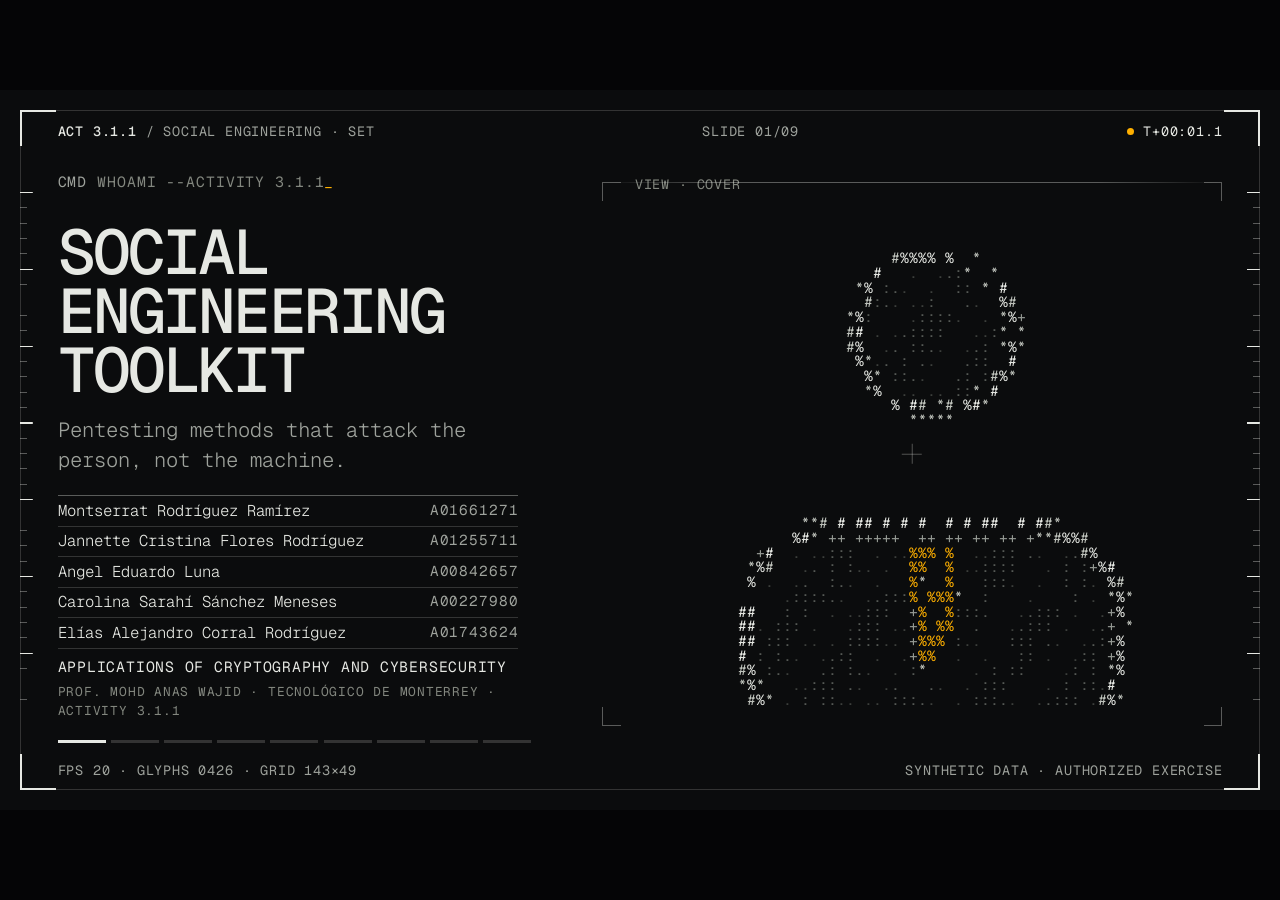
<file: docs/actividad3.1.1/index.html>
<!doctype html>
<html lang="en"><head><meta charset="utf-8"><meta name="viewport" content="width=device-width,initial-scale=1">
<title>Activity 3.1.1 · Social engineering with SET</title>
<meta name="description" content="Terminal-HUD slide deck on social-engineering pentesting methods and the Social-Engineer Toolkit. Authorized, synthetic scenarios.">
<link rel="preconnect" href="https://fonts.googleapis.com"><link rel="preconnect" href="https://fonts.gstatic.com" crossorigin>
<link href="https://fonts.googleapis.com/css2?family=Geist+Mono:wght@300;400;500;600&display=swap" rel="stylesheet">
<link rel="stylesheet" href="deck.css">
<style>
:root{--bg:#0b0c0d;--ink:#e6e8e3;--mid:#9ea29c;--dim:#83877f;--line:#e6e8e32e;--line2:#e6e8e35c;--amb:#ffb000}
body{background:#050506;color:var(--ink);font-family:"Geist Mono",ui-monospace,monospace;font-variant-numeric:tabular-nums}
#stage{background:var(--bg)}
::selection{background:var(--ink);color:var(--bg)}
:focus-visible{outline:.15cqw solid var(--ink);outline-offset:.3cqw}

/* ── HUD chrome ── */
#hud{position:absolute;inset:0;pointer-events:none;z-index:4;font-size:1.05cqw;letter-spacing:.06em;text-transform:uppercase;color:var(--mid)}
.frame{position:absolute;inset:1.6cqw;border:.07cqw solid var(--line)}
.cn{position:absolute;width:2.6cqw;height:2.6cqw;border:0 solid var(--ink)}
.cn.tl{left:1.6cqw;top:1.6cqw;border-width:.16cqw 0 0 .16cqw}.cn.tr{right:1.6cqw;top:1.6cqw;border-width:.16cqw .16cqw 0 0}
.cn.bl{left:1.6cqw;bottom:1.6cqw;border-width:0 0 .16cqw .16cqw}.cn.br{right:1.6cqw;bottom:1.6cqw;border-width:0 .16cqw .16cqw 0}
.ro{position:absolute;left:4.5cqw;right:4.5cqw;display:flex;justify-content:space-between;gap:2cqw}
.ro.top{top:2.5cqw}.ro.bot{bottom:2.4cqw}
.ro b{font-weight:500;color:var(--ink)}
.live{color:var(--ink)}.live::before{content:"";display:inline-block;width:.6cqw;height:.6cqw;border-radius:50%;background:var(--amb);margin-right:.7cqw;vertical-align:.05cqw;animation:pulse 1.6s ease-in-out infinite}
@keyframes pulse{50%{opacity:.25}}
.ruler{position:absolute;top:8cqw;bottom:8cqw;width:1cqw;background:repeating-linear-gradient(180deg,var(--line2) 0 .07cqw,transparent .07cqw 1.2cqw),repeating-linear-gradient(180deg,var(--ink) 0 .1cqw,transparent .1cqw 6cqw)}
.ruler.l{left:1.6cqw;background-size:.55cqw 100%,1cqw 100%;background-repeat:no-repeat}
.ruler.r{right:1.6cqw;background-size:.55cqw 100%,1cqw 100%;background-repeat:no-repeat;background-position:right top,right top}
.ret{position:absolute;left:47cqw;right:4.5cqw;top:7.2cqw;bottom:6.6cqw;transition:left .55s cubic-bezier(.16,1,.3,1)}
body[data-slide="5"] .ret{left:65cqw}
.ret i{position:absolute;width:1.4cqw;height:1.4cqw;border:0 solid var(--line2)}
.ret i:nth-child(1){left:0;top:0;border-width:.1cqw 0 0 .1cqw}.ret i:nth-child(2){right:0;top:0;border-width:.1cqw .1cqw 0 0}
.ret i:nth-child(3){left:0;bottom:0;border-width:0 0 .1cqw .1cqw}.ret i:nth-child(4){right:0;bottom:0;border-width:0 .1cqw .1cqw 0}
.ret .lab{position:absolute;left:2cqw;top:-.55cqw;background:var(--bg);padding:0 .6cqw;color:var(--dim)}
.ret .scan{position:absolute;left:0;right:0;height:.07cqw;background:linear-gradient(90deg,transparent,var(--line2) 20%,var(--line2) 80%,transparent);animation:scan 7s linear infinite}
@keyframes scan{from{top:0}to{top:100%}}
.ret .xh{position:absolute;left:50%;top:50%;width:1.6cqw;height:1.6cqw;translate:-50% -50%;background:linear-gradient(var(--line2),var(--line2)) center/100% .07cqw no-repeat,linear-gradient(var(--line2),var(--line2)) center/.07cqw 100% no-repeat}
.meter{position:absolute;left:4.5cqw;bottom:5.2cqw;width:37cqw;height:.3cqw;display:flex;gap:.4cqw}
.meter span{flex:1;background:var(--line);transition:background .4s}.meter span.on{background:var(--ink)}

/* ── shared slide content ── */
.cmd{position:absolute;left:4.5cqw;top:6.4cqw;font-size:1.15cqw;letter-spacing:.06em;color:var(--dim);text-transform:uppercase}
.cmd::before{content:"cmd ";color:var(--mid)}.cmd::after{content:"_";color:var(--amb);animation:pulse 1.1s steps(1) infinite}
.hd{position:absolute;left:4.5cqw;top:9.6cqw;width:38cqw;font:500 3.3cqw/1.02 "Geist Mono",monospace;text-transform:uppercase;letter-spacing:-.04em;text-wrap:balance}
.seal{position:absolute;left:4.5cqw;bottom:7cqw;font-size:1cqw;letter-spacing:.06em;text-transform:uppercase;color:var(--dim);max-width:40cqw}

/* cover */
.s-cover h1{position:absolute;left:4.5cqw;top:10.4cqw;font:500 4.9cqw/.94 "Geist Mono",monospace;text-transform:uppercase;letter-spacing:-.045em}
.s-cover .sub{position:absolute;left:4.5cqw;top:25.4cqw;width:36cqw;font:300 1.6cqw/1.45 "Geist Mono",monospace;color:var(--mid)}
.s-cover .foot{position:absolute;left:4.5cqw;bottom:7cqw;width:38cqw;line-height:1.5;font-size:1cqw;letter-spacing:.06em;text-transform:uppercase;color:var(--dim)}
.team{position:absolute;left:4.5cqw;bottom:12.6cqw;width:36cqw;display:grid;border-top:.07cqw solid var(--line2)}
.s-cover .foot span{display:block;margin-bottom:.3cqw;font-size:1.15cqw;color:var(--ink)}
.team li{display:flex;justify-content:space-between;gap:2cqw;padding:.42cqw 0;border-bottom:.07cqw solid var(--line);font:300 1.22cqw/1.2 "Geist Mono",monospace;color:var(--ink)}
.team i{font:400 1.12cqw/1.2 "Geist Mono",monospace;font-style:normal;letter-spacing:.06em;color:var(--mid)}

/* method — phase list */
.keys{position:absolute;left:4.5cqw;top:20cqw;width:37cqw;display:grid;font-size:1.45cqw;letter-spacing:.04em;text-transform:uppercase}
.keys li{display:grid;grid-template-columns:3.4cqw 1fr auto;align-items:center;padding:.55cqw .8cqw;margin:0 -.8cqw;border-top:.07cqw solid var(--line);color:var(--dim);transition:background .4s,color .4s}
.keys li:last-child{border-bottom:.07cqw solid var(--line)}
.keys li.lit{color:var(--mid)}.keys li.on{background:var(--ink);color:var(--bg)}
.keys b{font-weight:500}.keys b::before{content:"P"}
.keys li::after{content:"--";font-size:1.05cqw;letter-spacing:.08em}
.keys li.lit::after{content:"done"}.keys li.on::after{content:"live"}
.caps{position:absolute;left:4.5cqw;bottom:7.6cqw;width:36cqw;height:8.6cqw}
.cap{position:absolute;inset:0;font:300 1.6cqw/1.5 "Geist Mono",monospace}

/* tool — definition + facts */
.lede{position:absolute;left:4.5cqw;top:16.8cqw;width:39cqw;font:300 1.58cqw/1.46 "Geist Mono",monospace;color:var(--mid)}
.lede b{font-weight:500;color:var(--ink)}
.facts{position:absolute;left:4.5cqw;top:32cqw;width:39cqw;display:grid;gap:1cqw}
.facts li{position:relative;padding-left:2.2cqw;font:300 1.42cqw/1.4 "Geist Mono",monospace}
.facts li::before{content:"›";position:absolute;left:0;top:0;color:var(--amb);font-weight:500}
.facts b{font-weight:500;color:var(--ink)}

/* vectors — numbered rows */
.rows{position:absolute;left:4.5cqw;top:17.5cqw;width:39cqw;display:grid}
.rows li{display:grid;grid-template-columns:4.4cqw 1fr;align-items:start;gap:1cqw;padding:1.15cqw .8cqw;margin:0 -.8cqw;border-top:.07cqw solid var(--line);opacity:.4;transition:opacity .45s,background .45s}
.rows li:last-child{border-bottom:.07cqw solid var(--line)}
.rows li.lit{opacity:1}
.rows b{font:500 2.4cqw/1 "Geist Mono",monospace;color:var(--amb);letter-spacing:-.03em}
.rows strong{display:block;font:500 1.6cqw/1.1 "Geist Mono",monospace;text-transform:uppercase;letter-spacing:.01em;margin-bottom:.35cqw}
.rows span{font:300 1.35cqw/1.4 "Geist Mono",monospace;color:var(--mid)}

/* case — intercepted mail */
.mail{position:absolute;left:4.5cqw;top:17.8cqw;width:38cqw;border:.07cqw solid var(--line2);background:var(--bg);padding:1.3cqw 1.6cqw 1.5cqw;font:300 1.28cqw/1.6 "Geist Mono",monospace}
.mail::before{content:"intercept · phish-001.eml · synthetic";display:block;font:400 .95cqw/1 "Geist Mono",monospace;letter-spacing:.08em;text-transform:uppercase;color:var(--dim);margin-bottom:1cqw}
.mh b{font-weight:500;color:var(--mid);display:inline-block;width:6.4cqw}.mb{margin-top:.8cqw}
.hl{padding:0 .2cqw;transition:background .35s,color .35s}.hl.on{background:var(--ink);color:var(--bg)}
.btn{display:inline-block;border:.07cqw solid var(--line2);padding:.1cqw 1.2cqw}
.anns{position:absolute;left:4.5cqw;top:41.6cqw;width:38cqw;height:5.6cqw}
.ann{position:absolute;inset:0;font:300 1.45cqw/1.5 "Geist Mono",monospace}.ann b{font-weight:500}

/* real — two columns */
.cols{position:absolute;left:4.5cqw;top:17cqw;width:56cqw;display:grid;grid-template-columns:1fr 1fr;gap:3cqw}
.col{border-top:.1cqw solid var(--line2);padding-top:1cqw}
.col-h{font:500 1.5cqw/1.15 "Geist Mono",monospace;text-transform:uppercase;letter-spacing:.01em}
.col-h span{display:block;font:300 1.1cqw/1.2 "Geist Mono",monospace;text-transform:none;color:var(--mid);margin-top:.3cqw}
.mini{margin-top:1.2cqw;display:grid;gap:.85cqw;counter-reset:m}
.mini li{position:relative;padding-left:2.4cqw;font:300 1.35cqw/1.38 "Geist Mono",monospace;counter-increment:m}
.mini li::before{content:counter(m,decimal-leading-zero);position:absolute;left:0;top:.05cqw;font-size:1.05cqw;color:var(--dim)}
.col-f{margin-top:1.3cqw;font:400 1.05cqw/1.2 "Geist Mono",monospace;letter-spacing:.05em;text-transform:uppercase;color:var(--amb)}
.s-real .seal{bottom:5.4cqw}

/* defense */
#verify{position:absolute;left:4.5cqw;top:20cqw;background:none;color:var(--ink);border:.1cqw solid var(--ink);padding:.8cqw 1.6cqw;font:500 1.45cqw/1 "Geist Mono",monospace;letter-spacing:.06em;text-transform:uppercase;transition:background .3s,color .3s}
#verify:hover{background:#e6e8e31a}
#verify[aria-pressed="true"]{background:var(--ink);color:var(--bg)}
.status{position:absolute;left:4.5cqw;top:26.4cqw;width:35cqw;font:300 1.7cqw/1.5 "Geist Mono",monospace}

/* references */
.refs{position:absolute;left:4.5cqw;top:17.5cqw;width:52cqw;display:grid;gap:1.6cqw;counter-reset:r}
.refs li{position:relative;padding:.9cqw 0 0 3.2cqw;border-top:.07cqw solid var(--line);font:300 1.38cqw/1.5 "Geist Mono",monospace;color:var(--mid);counter-increment:r;overflow-wrap:anywhere}
.refs li::before{content:counter(r,decimal-leading-zero);position:absolute;left:0;top:.95cqw;font-size:1.05cqw;color:var(--amb);font-weight:500}
.refs i{font-style:italic;color:var(--ink)}
.refs a{color:var(--ink);text-decoration:underline;text-decoration-color:var(--line2);text-underline-offset:.3cqw;transition:text-decoration-color .3s}
.refs a:hover,.refs a:focus-visible{text-decoration-color:var(--amb)}

/* ethics */
.rules{position:absolute;left:4.5cqw;top:18.5cqw;width:39cqw;display:grid}
.rules li{position:relative;padding:1.3cqw .8cqw 1.3cqw 3.4cqw;margin:0 -.8cqw;border-top:.07cqw solid var(--line);font:300 1.6cqw/1.4 "Geist Mono",monospace}
.rules li:last-child{border-bottom:.07cqw solid var(--line)}
.rules li::before{content:"[x]";position:absolute;left:.4cqw;top:1.3cqw;color:var(--amb);font-weight:500}
.rules b{font-weight:500;color:var(--ink)}
</style></head>
<body>
<div id="stage">
  <canvas id="ascii" aria-hidden="true"></canvas>
  <div id="slides"></div>
  <div id="hud" aria-hidden="true">
    <div class="frame"></div><i class="cn tl"></i><i class="cn tr"></i><i class="cn bl"></i><i class="cn br"></i>
    <div class="ruler l"></div><div class="ruler r"></div>
    <div class="ro top"><span><b>act 3.1.1</b> / social engineering · set</span><span id="ro-pos">slide 01/09</span><span id="ro-t" class="live">t+00:00.0</span></div>
    <div class="ret"><i></i><i></i><i></i><i></i><span class="lab" id="ro-scn">view · cover</span><div class="scan"></div><div class="xh"></div></div>
    <div class="meter" id="meter"></div>
    <div class="ro bot"><span id="ro-stats">fps -- · glyphs ---- · grid ---×--</span><span>synthetic data · authorized exercise</span></div>
  </div>
</div>
<div id="notes"></div>
<script src="term.js"></script><script src="content.js"></script>
<script>
const lv=['#3c3f3c','#555955','#737872','#949993','#bfc3bc','#e6e8e3'];
Ascii.init(document.getElementById('ascii'),{font:'"Geist Mono",monospace',cell:1.15,unit:.84,inset:[.14,.13,.035],ramp:' .:-=+*#%',color:(a,acc)=>acc?'#ffb000':lv[Math.min(5,Math.floor(a*6))]});
const slideCount=document.querySelectorAll('.slide').length,meter=document.getElementById('meter');
for(let k=0;k<slideCount;k++)meter.appendChild(document.createElement('span'));
let since=performance.now();const pad=(n,w)=>String(n).padStart(w,'0');
document.addEventListener('deckchange',e=>{
  const s=Deck.slides[e.detail.slide],n=+s.dataset.steps||0;since=performance.now();
  document.getElementById('ro-pos').textContent=`slide ${pad(e.detail.slide+1,2)}/${pad(Deck.slides.length,2)}`+(n?` · step ${e.detail.step}/${n}`:'');
  [...meter.children].forEach((m,k)=>m.classList.toggle('on',k<=e.detail.slide));
});
setInterval(()=>{
  const t=(performance.now()-since)/1000,S=Ascii.stats;
  document.getElementById('ro-t').textContent=`t+${pad(Math.floor(t/60),2)}:${pad(Math.floor(t%60),2)}.${Math.floor(t*10)%10}`;
  document.getElementById('ro-scn').textContent=`view · ${S.scene}`;
  document.getElementById('ro-stats').textContent=`fps ${pad(S.fps,2)} · glyphs ${pad(S.glyphs,4)} · grid ${S.cols}×${S.rows}`;
},100);
Deck.init();
</script>
</body></html>
</file>
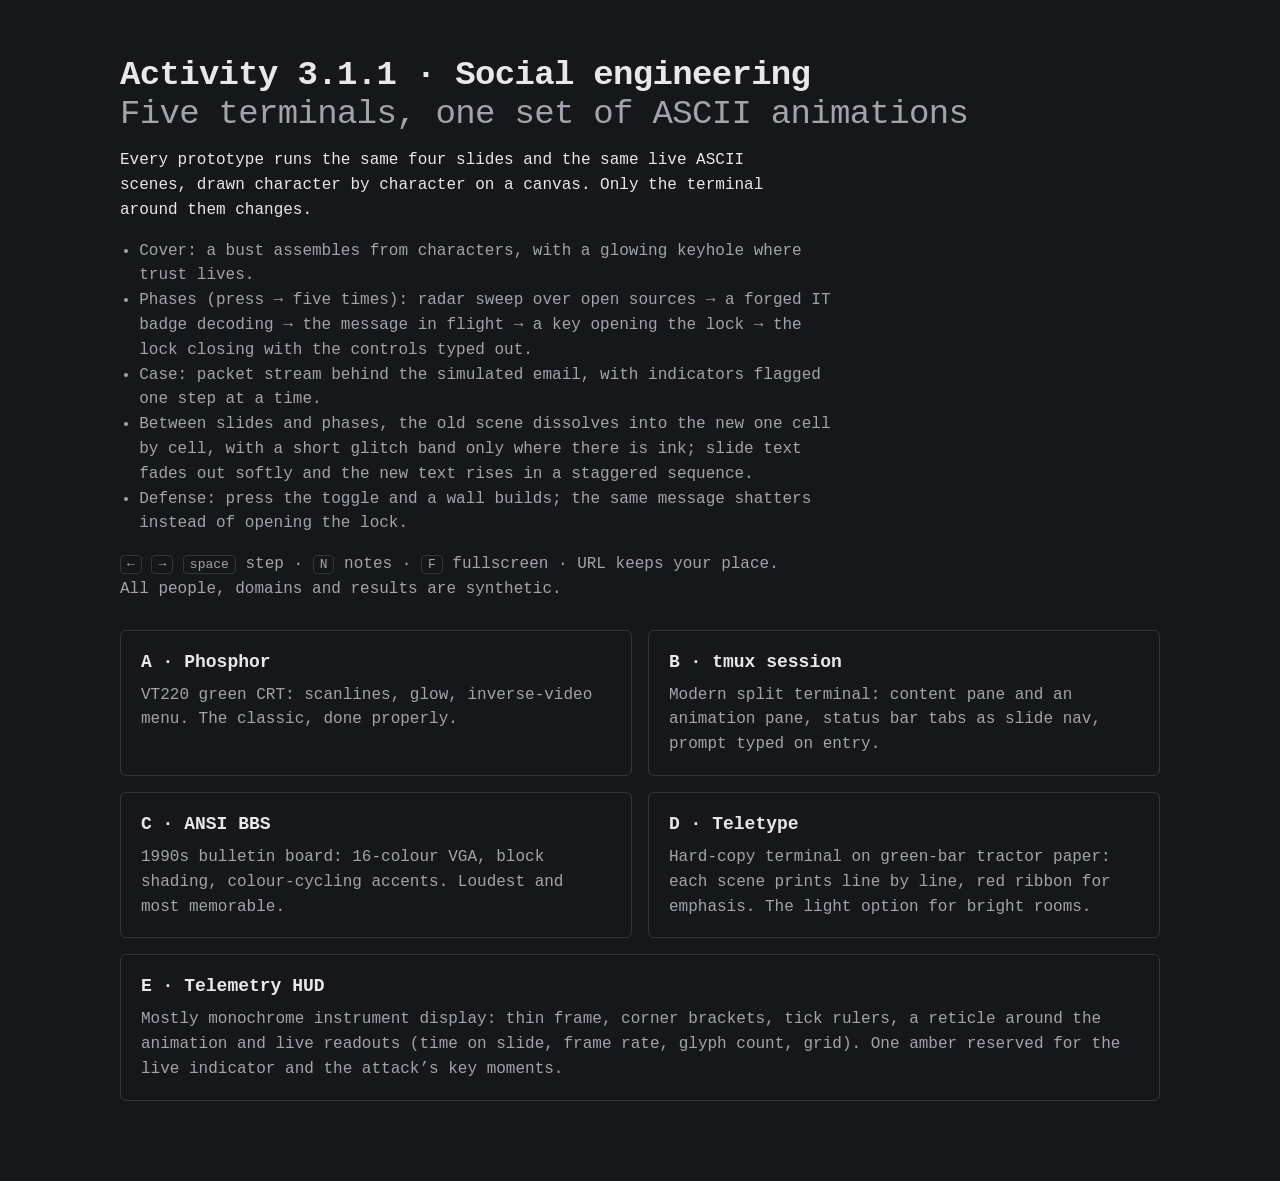
<file: docs/actividad3.1.1/mock-ascii/index.html>
<!doctype html>
<html lang="en"><head><meta charset="utf-8"><meta name="viewport" content="width=device-width,initial-scale=1">
<title>Activity 3.1.1 · Terminal deck prototypes</title>
<style>
:root{color-scheme:dark;--bg:#16171a;--ink:#e8e8ea;--dim:#a2a3ad;--line:#33353c}
body{margin:0;background:var(--bg);color:var(--ink);font:16px/1.55 ui-monospace,Menlo,monospace}
main{max-width:1040px;margin:0 auto;padding:56px 20px 80px}
h1{font-size:clamp(24px,3.4vw,34px);line-height:1.15;margin:0 0 14px;letter-spacing:-.02em}
p{margin:0 0 12px;max-width:72ch}.dim{color:var(--dim)}
.grid{display:grid;grid-template-columns:repeat(2,1fr);gap:16px;margin-top:28px}
a.card{display:block;border:1px solid var(--line);border-radius:6px;padding:18px 20px;color:inherit;text-decoration:none}
a.card:hover,a.card:focus-visible{background:#202227;outline:0;border-color:#6a6c78}
a.card b{display:block;font-size:18px;margin-bottom:6px}
kbd{font:13px ui-monospace,Menlo,monospace;border:1px solid var(--line);border-radius:4px;padding:1px 6px}
ul{padding-left:1.2em;color:var(--dim);max-width:72ch}
@media(max-width:760px){.grid{grid-template-columns:1fr}}
</style></head><body><main>
<h1>Activity 3.1.1 · Social engineering<br><span class="dim" style="font-weight:400">Five terminals, one set of ASCII animations</span></h1>
<p>Every prototype runs the same four slides and the same live ASCII scenes, drawn character by character on a canvas. Only the terminal around them changes.</p>
<ul>
<li>Cover: a bust assembles from characters, with a glowing keyhole where trust lives.</li>
<li>Phases (press → five times): radar sweep over open sources → a forged IT badge decoding → the message in flight → a key opening the lock → the lock closing with the controls typed out.</li>
<li>Case: packet stream behind the simulated email, with indicators flagged one step at a time.</li>
<li>Between slides and phases, the old scene dissolves into the new one cell by cell, with a short glitch band only where there is ink; slide text fades out softly and the new text rises in a staggered sequence.</li>
<li>Defense: press the toggle and a wall builds; the same message shatters instead of opening the lock.</li>
</ul>
<p class="dim"><kbd>←</kbd> <kbd>→</kbd> <kbd>space</kbd> step · <kbd>N</kbd> notes · <kbd>F</kbd> fullscreen · URL keeps your place. All people, domains and results are synthetic.</p>
<div class="grid">
  <a class="card" href="a-phosphor.html"><b>A · Phosphor</b><span class="dim">VT220 green CRT: scanlines, glow, inverse-video menu. The classic, done properly.</span></a>
  <a class="card" href="b-tmux.html"><b>B · tmux session</b><span class="dim">Modern split terminal: content pane and an animation pane, status bar tabs as slide nav, prompt typed on entry.</span></a>
  <a class="card" href="c-bbs.html"><b>C · ANSI BBS</b><span class="dim">1990s bulletin board: 16-colour VGA, block shading, colour-cycling accents. Loudest and most memorable.</span></a>
  <a class="card" href="d-teletype.html"><b>D · Teletype</b><span class="dim">Hard-copy terminal on green-bar tractor paper: each scene prints line by line, red ribbon for emphasis. The light option for bright rooms.</span></a>
  <a class="card" href="e-hud.html" style="grid-column:1/-1"><b>E · Telemetry HUD</b><span class="dim">Mostly monochrome instrument display: thin frame, corner brackets, tick rulers, a reticle around the animation and live readouts (time on slide, frame rate, glyph count, grid). One amber reserved for the live indicator and the attack’s key moments.</span></a>
</div></main></body></html>
</file>
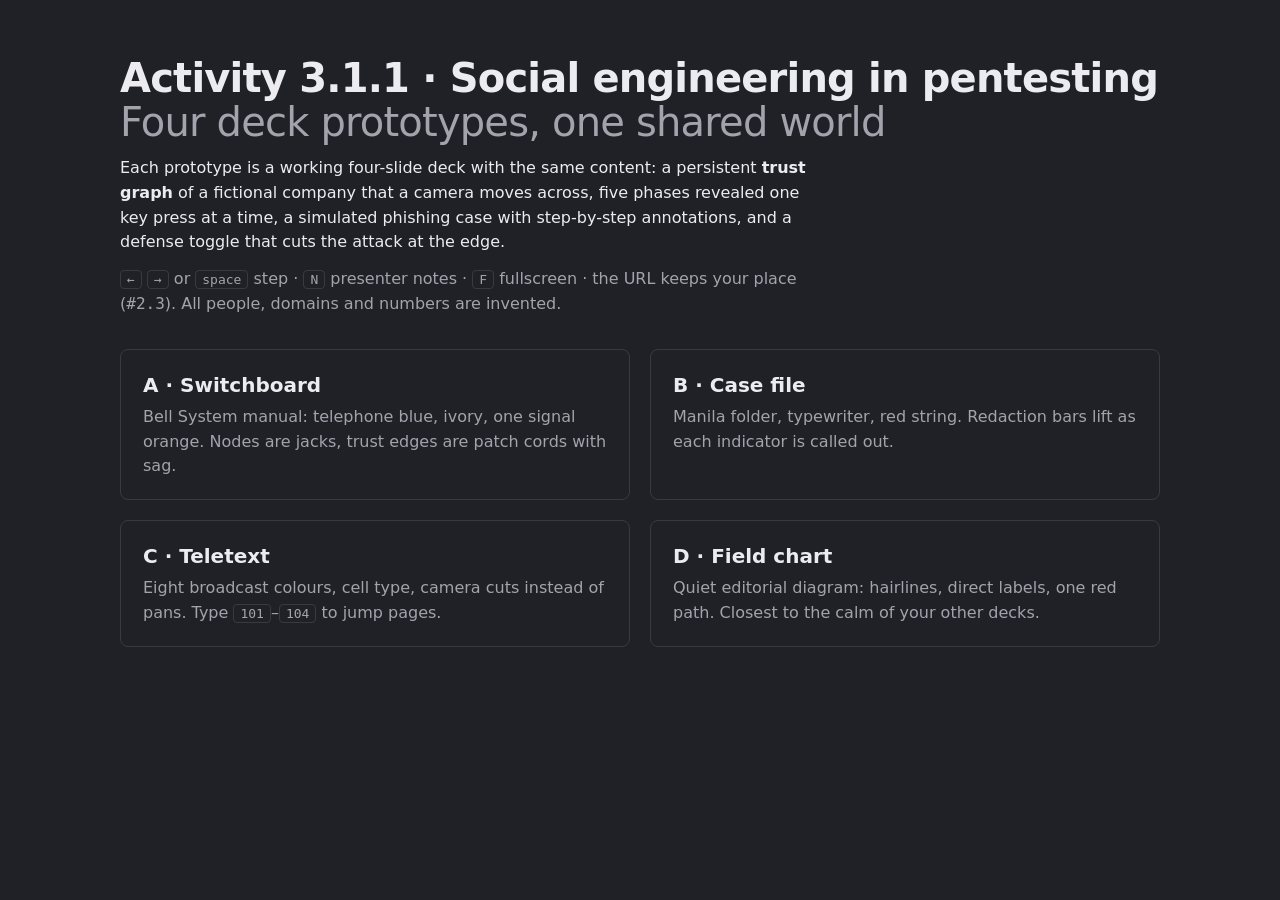
<file: docs/actividad3.1.1/mock/index.html>
<!doctype html>
<html lang="en"><head><meta charset="utf-8"><meta name="viewport" content="width=device-width,initial-scale=1">
<title>Activity 3.1.1 · Deck style prototypes</title>
<style>
:root{color-scheme:dark;--bg:#202126;--ink:#ececf0;--dim:#a2a3ad;--line:#383a42}
body{margin:0;background:var(--bg);color:var(--ink);font:16px/1.55 system-ui,sans-serif}
main{max-width:1040px;margin:0 auto;padding:56px 20px 80px}
h1{font-size:clamp(28px,4vw,40px);line-height:1.1;margin:0 0 12px;letter-spacing:-.02em}
p{margin:0 0 12px;max-width:68ch}.dim{color:var(--dim)}
.grid{display:grid;grid-template-columns:repeat(2,1fr);gap:20px;margin-top:32px}
a.card{display:block;border:1px solid var(--line);border-radius:8px;padding:20px 22px;color:inherit;text-decoration:none}
a.card:hover,a.card:focus-visible{background:#2a2b31;outline:0;border-color:#6a6c78}
a.card b{display:block;font-size:20px;margin-bottom:4px}
kbd{font:13px ui-monospace,Menlo,monospace;border:1px solid var(--line);border-radius:4px;padding:1px 6px}
@media(max-width:760px){.grid{grid-template-columns:1fr}}
</style></head><body><main>
<h1>Activity 3.1.1 · Social engineering in pentesting<br><span class="dim" style="font-weight:400">Four deck prototypes, one shared world</span></h1>
<p>Each prototype is a working four-slide deck with the same content: a persistent <b>trust graph</b> of a fictional company that a camera moves across, five phases revealed one key press at a time, a simulated phishing case with step-by-step annotations, and a defense toggle that cuts the attack at the edge.</p>
<p class="dim"><kbd>←</kbd> <kbd>→</kbd> or <kbd>space</kbd> step · <kbd>N</kbd> presenter notes · <kbd>F</kbd> fullscreen · the URL keeps your place (<code>#2.3</code>). All people, domains and numbers are invented.</p>
<div class="grid">
  <a class="card" href="a-switchboard.html"><b>A · Switchboard</b><span class="dim">Bell System manual: telephone blue, ivory, one signal orange. Nodes are jacks, trust edges are patch cords with sag.</span></a>
  <a class="card" href="b-casefile.html"><b>B · Case file</b><span class="dim">Manila folder, typewriter, red string. Redaction bars lift as each indicator is called out.</span></a>
  <a class="card" href="c-teletext.html"><b>C · Teletext</b><span class="dim">Eight broadcast colours, cell type, camera cuts instead of pans. Type <kbd>101</kbd>–<kbd>104</kbd> to jump pages.</span></a>
  <a class="card" href="d-fieldchart.html"><b>D · Field chart</b><span class="dim">Quiet editorial diagram: hairlines, direct labels, one red path. Closest to the calm of your other decks.</span></a>
</div></main></body></html>
</file>
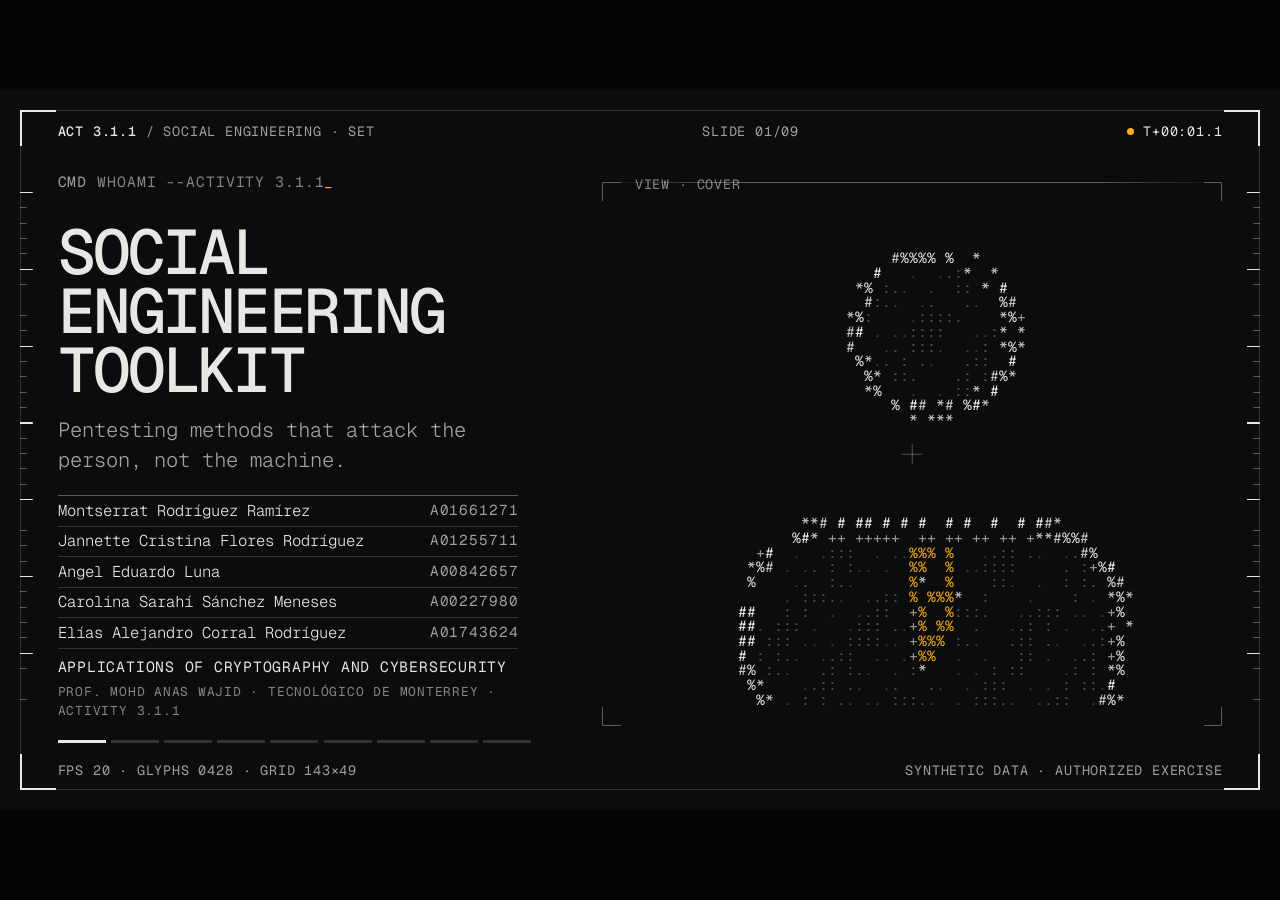
<file: docs/actividad3.1.1/social-engineering-set.html>
<!doctype html>
<html lang="en"><head><meta charset="utf-8"><meta name="viewport" content="width=device-width,initial-scale=1">
<title>Activity 3.1.1 · Social engineering with SET</title>
<!-- standalone single-file build; no external dependencies -->
<meta name="description" content="Terminal-HUD slide deck on social-engineering pentesting methods and the Social-Engineer Toolkit. Authorized, synthetic scenarios.">
<style>@font-face{font-family:"Geist Mono";font-style:normal;font-weight:300 600;font-display:swap;src:url([data-uri]) format("woff2")}</style>
<style>
/* Shared chassis: stage, slide on/off, stepped reveals, notes. Styles own colour, type and chrome. */
html,body{margin:0;height:100%;overflow:hidden}
#stage{position:fixed;left:50%;top:50%;width:min(100vw,177.78vh);aspect-ratio:16/9;transform:translate(-50%,-50%);container-type:inline-size;overflow:hidden}
#ascii{position:absolute;inset:0;width:100%;height:100%;display:block}
.slide{position:absolute;inset:0;opacity:0;pointer-events:none;filter:blur(.3cqw);transition:opacity .55s cubic-bezier(.16,1,.3,1),filter .55s cubic-bezier(.16,1,.3,1)}
.slide.on{opacity:1;pointer-events:auto;filter:none}
/* incoming slide: children rise in a short stagger; outgoing slide fades and softens */
.slide.on>*{animation:rise .8s cubic-bezier(.16,1,.3,1) both}
.slide.on>*:nth-child(2){animation-delay:.07s}.slide.on>*:nth-child(3){animation-delay:.14s}
.slide.on>*:nth-child(4){animation-delay:.21s}.slide.on>*:nth-child(5){animation-delay:.28s}.slide.on>*:nth-child(n+6){animation-delay:.34s}
@keyframes rise{from{opacity:0;translate:0 1cqw}}
.slide h1,.slide h2,.slide p,.slide ol,.slide ul{margin:0;padding:0}
.slide ol,.slide ul{list-style:none}
[data-at],[data-only]{opacity:0;translate:0 .5cqw;transition:opacity .45s cubic-bezier(.16,1,.3,1),translate .45s cubic-bezier(.16,1,.3,1);pointer-events:none}
[data-at].shown,[data-only].shown{translate:0 0}
[data-at].shown,[data-only].shown{opacity:1;pointer-events:auto}
.v-on{display:none}body[data-verify="on"] .v-on{display:block}body[data-verify="on"] .v-off{display:none}
#verify{font:inherit;cursor:pointer}
#notes{position:fixed;left:50%;bottom:0;transform:translate(-50%,100%);width:min(900px,96vw);padding:14px 18px;background:#000d;color:#fff;font:15px/1.5 system-ui,sans-serif;transition:transform .3s;z-index:9;border-radius:8px 8px 0 0}
#notes.open{transform:translate(-50%,0)}
@media (prefers-reduced-motion:reduce){.slide,[data-at],[data-only]{transition:none;filter:none}.slide.on>*{animation:none}}

</style>
<style>
:root{--bg:#0b0c0d;--ink:#e6e8e3;--mid:#9ea29c;--dim:#83877f;--line:#e6e8e32e;--line2:#e6e8e35c;--amb:#ffb000}
body{background:#050506;color:var(--ink);font-family:"Geist Mono",ui-monospace,monospace;font-variant-numeric:tabular-nums}
#stage{background:var(--bg)}
::selection{background:var(--ink);color:var(--bg)}
:focus-visible{outline:.15cqw solid var(--ink);outline-offset:.3cqw}

/* ── HUD chrome ── */
#hud{position:absolute;inset:0;pointer-events:none;z-index:4;font-size:1.05cqw;letter-spacing:.06em;text-transform:uppercase;color:var(--mid)}
.frame{position:absolute;inset:1.6cqw;border:.07cqw solid var(--line)}
.cn{position:absolute;width:2.6cqw;height:2.6cqw;border:0 solid var(--ink)}
.cn.tl{left:1.6cqw;top:1.6cqw;border-width:.16cqw 0 0 .16cqw}.cn.tr{right:1.6cqw;top:1.6cqw;border-width:.16cqw .16cqw 0 0}
.cn.bl{left:1.6cqw;bottom:1.6cqw;border-width:0 0 .16cqw .16cqw}.cn.br{right:1.6cqw;bottom:1.6cqw;border-width:0 .16cqw .16cqw 0}
.ro{position:absolute;left:4.5cqw;right:4.5cqw;display:flex;justify-content:space-between;gap:2cqw}
.ro.top{top:2.5cqw}.ro.bot{bottom:2.4cqw}
.ro b{font-weight:500;color:var(--ink)}
.live{color:var(--ink)}.live::before{content:"";display:inline-block;width:.6cqw;height:.6cqw;border-radius:50%;background:var(--amb);margin-right:.7cqw;vertical-align:.05cqw;animation:pulse 1.6s ease-in-out infinite}
@keyframes pulse{50%{opacity:.25}}
.ruler{position:absolute;top:8cqw;bottom:8cqw;width:1cqw;background:repeating-linear-gradient(180deg,var(--line2) 0 .07cqw,transparent .07cqw 1.2cqw),repeating-linear-gradient(180deg,var(--ink) 0 .1cqw,transparent .1cqw 6cqw)}
.ruler.l{left:1.6cqw;background-size:.55cqw 100%,1cqw 100%;background-repeat:no-repeat}
.ruler.r{right:1.6cqw;background-size:.55cqw 100%,1cqw 100%;background-repeat:no-repeat;background-position:right top,right top}
.ret{position:absolute;left:47cqw;right:4.5cqw;top:7.2cqw;bottom:6.6cqw;transition:left .55s cubic-bezier(.16,1,.3,1)}
body[data-slide="5"] .ret{left:65cqw}
.ret i{position:absolute;width:1.4cqw;height:1.4cqw;border:0 solid var(--line2)}
.ret i:nth-child(1){left:0;top:0;border-width:.1cqw 0 0 .1cqw}.ret i:nth-child(2){right:0;top:0;border-width:.1cqw .1cqw 0 0}
.ret i:nth-child(3){left:0;bottom:0;border-width:0 0 .1cqw .1cqw}.ret i:nth-child(4){right:0;bottom:0;border-width:0 .1cqw .1cqw 0}
.ret .lab{position:absolute;left:2cqw;top:-.55cqw;background:var(--bg);padding:0 .6cqw;color:var(--dim)}
.ret .scan{position:absolute;left:0;right:0;height:.07cqw;background:linear-gradient(90deg,transparent,var(--line2) 20%,var(--line2) 80%,transparent);animation:scan 7s linear infinite}
@keyframes scan{from{top:0}to{top:100%}}
.ret .xh{position:absolute;left:50%;top:50%;width:1.6cqw;height:1.6cqw;translate:-50% -50%;background:linear-gradient(var(--line2),var(--line2)) center/100% .07cqw no-repeat,linear-gradient(var(--line2),var(--line2)) center/.07cqw 100% no-repeat}
.meter{position:absolute;left:4.5cqw;bottom:5.2cqw;width:37cqw;height:.3cqw;display:flex;gap:.4cqw}
.meter span{flex:1;background:var(--line);transition:background .4s}.meter span.on{background:var(--ink)}

/* ── shared slide content ── */
.cmd{position:absolute;left:4.5cqw;top:6.4cqw;font-size:1.15cqw;letter-spacing:.06em;color:var(--dim);text-transform:uppercase}
.cmd::before{content:"cmd ";color:var(--mid)}.cmd::after{content:"_";color:var(--amb);animation:pulse 1.1s steps(1) infinite}
.hd{position:absolute;left:4.5cqw;top:9.6cqw;width:38cqw;font:500 3.3cqw/1.02 "Geist Mono",monospace;text-transform:uppercase;letter-spacing:-.04em;text-wrap:balance}
.seal{position:absolute;left:4.5cqw;bottom:7cqw;font-size:1cqw;letter-spacing:.06em;text-transform:uppercase;color:var(--dim);max-width:40cqw}

/* cover */
.s-cover h1{position:absolute;left:4.5cqw;top:10.4cqw;font:500 4.9cqw/.94 "Geist Mono",monospace;text-transform:uppercase;letter-spacing:-.045em}
.s-cover .sub{position:absolute;left:4.5cqw;top:25.4cqw;width:36cqw;font:300 1.6cqw/1.45 "Geist Mono",monospace;color:var(--mid)}
.s-cover .foot{position:absolute;left:4.5cqw;bottom:7cqw;width:38cqw;line-height:1.5;font-size:1cqw;letter-spacing:.06em;text-transform:uppercase;color:var(--dim)}
.team{position:absolute;left:4.5cqw;bottom:12.6cqw;width:36cqw;display:grid;border-top:.07cqw solid var(--line2)}
.s-cover .foot span{display:block;margin-bottom:.3cqw;font-size:1.15cqw;color:var(--ink)}
.team li{display:flex;justify-content:space-between;gap:2cqw;padding:.42cqw 0;border-bottom:.07cqw solid var(--line);font:300 1.22cqw/1.2 "Geist Mono",monospace;color:var(--ink)}
.team i{font:400 1.12cqw/1.2 "Geist Mono",monospace;font-style:normal;letter-spacing:.06em;color:var(--mid)}

/* method — phase list */
.keys{position:absolute;left:4.5cqw;top:20cqw;width:37cqw;display:grid;font-size:1.45cqw;letter-spacing:.04em;text-transform:uppercase}
.keys li{display:grid;grid-template-columns:3.4cqw 1fr auto;align-items:center;padding:.55cqw .8cqw;margin:0 -.8cqw;border-top:.07cqw solid var(--line);color:var(--dim);transition:background .4s,color .4s}
.keys li:last-child{border-bottom:.07cqw solid var(--line)}
.keys li.lit{color:var(--mid)}.keys li.on{background:var(--ink);color:var(--bg)}
.keys b{font-weight:500}.keys b::before{content:"P"}
.keys li::after{content:"--";font-size:1.05cqw;letter-spacing:.08em}
.keys li.lit::after{content:"done"}.keys li.on::after{content:"live"}
.caps{position:absolute;left:4.5cqw;bottom:7.6cqw;width:36cqw;height:8.6cqw}
.cap{position:absolute;inset:0;font:300 1.6cqw/1.5 "Geist Mono",monospace}

/* tool — definition + facts */
.lede{position:absolute;left:4.5cqw;top:16.8cqw;width:39cqw;font:300 1.58cqw/1.46 "Geist Mono",monospace;color:var(--mid)}
.lede b{font-weight:500;color:var(--ink)}
.facts{position:absolute;left:4.5cqw;top:32cqw;width:39cqw;display:grid;gap:1cqw}
.facts li{position:relative;padding-left:2.2cqw;font:300 1.42cqw/1.4 "Geist Mono",monospace}
.facts li::before{content:"›";position:absolute;left:0;top:0;color:var(--amb);font-weight:500}
.facts b{font-weight:500;color:var(--ink)}

/* vectors — numbered rows */
.rows{position:absolute;left:4.5cqw;top:17.5cqw;width:39cqw;display:grid}
.rows li{display:grid;grid-template-columns:4.4cqw 1fr;align-items:start;gap:1cqw;padding:1.15cqw .8cqw;margin:0 -.8cqw;border-top:.07cqw solid var(--line);opacity:.4;transition:opacity .45s,background .45s}
.rows li:last-child{border-bottom:.07cqw solid var(--line)}
.rows li.lit{opacity:1}
.rows b{font:500 2.4cqw/1 "Geist Mono",monospace;color:var(--amb);letter-spacing:-.03em}
.rows strong{display:block;font:500 1.6cqw/1.1 "Geist Mono",monospace;text-transform:uppercase;letter-spacing:.01em;margin-bottom:.35cqw}
.rows span{font:300 1.35cqw/1.4 "Geist Mono",monospace;color:var(--mid)}

/* case — intercepted mail */
.mail{position:absolute;left:4.5cqw;top:17.8cqw;width:38cqw;border:.07cqw solid var(--line2);background:var(--bg);padding:1.3cqw 1.6cqw 1.5cqw;font:300 1.28cqw/1.6 "Geist Mono",monospace}
.mail::before{content:"intercept · phish-001.eml · synthetic";display:block;font:400 .95cqw/1 "Geist Mono",monospace;letter-spacing:.08em;text-transform:uppercase;color:var(--dim);margin-bottom:1cqw}
.mh b{font-weight:500;color:var(--mid);display:inline-block;width:6.4cqw}.mb{margin-top:.8cqw}
.hl{padding:0 .2cqw;transition:background .35s,color .35s}.hl.on{background:var(--ink);color:var(--bg)}
.btn{display:inline-block;border:.07cqw solid var(--line2);padding:.1cqw 1.2cqw}
.anns{position:absolute;left:4.5cqw;top:41.6cqw;width:38cqw;height:5.6cqw}
.ann{position:absolute;inset:0;font:300 1.45cqw/1.5 "Geist Mono",monospace}.ann b{font-weight:500}

/* real — two columns */
.cols{position:absolute;left:4.5cqw;top:17cqw;width:56cqw;display:grid;grid-template-columns:1fr 1fr;gap:3cqw}
.col{border-top:.1cqw solid var(--line2);padding-top:1cqw}
.col-h{font:500 1.5cqw/1.15 "Geist Mono",monospace;text-transform:uppercase;letter-spacing:.01em}
.col-h span{display:block;font:300 1.1cqw/1.2 "Geist Mono",monospace;text-transform:none;color:var(--mid);margin-top:.3cqw}
.mini{margin-top:1.2cqw;display:grid;gap:.85cqw;counter-reset:m}
.mini li{position:relative;padding-left:2.4cqw;font:300 1.35cqw/1.38 "Geist Mono",monospace;counter-increment:m}
.mini li::before{content:counter(m,decimal-leading-zero);position:absolute;left:0;top:.05cqw;font-size:1.05cqw;color:var(--dim)}
.col-f{margin-top:1.3cqw;font:400 1.05cqw/1.2 "Geist Mono",monospace;letter-spacing:.05em;text-transform:uppercase;color:var(--amb)}
.s-real .seal{bottom:5.4cqw}

/* defense */
#verify{position:absolute;left:4.5cqw;top:20cqw;background:none;color:var(--ink);border:.1cqw solid var(--ink);padding:.8cqw 1.6cqw;font:500 1.45cqw/1 "Geist Mono",monospace;letter-spacing:.06em;text-transform:uppercase;transition:background .3s,color .3s}
#verify:hover{background:#e6e8e31a}
#verify[aria-pressed="true"]{background:var(--ink);color:var(--bg)}
.status{position:absolute;left:4.5cqw;top:26.4cqw;width:35cqw;font:300 1.7cqw/1.5 "Geist Mono",monospace}

/* references */
.refs{position:absolute;left:4.5cqw;top:17.5cqw;width:52cqw;display:grid;gap:1.6cqw;counter-reset:r}
.refs li{position:relative;padding:.9cqw 0 0 3.2cqw;border-top:.07cqw solid var(--line);font:300 1.38cqw/1.5 "Geist Mono",monospace;color:var(--mid);counter-increment:r;overflow-wrap:anywhere}
.refs li::before{content:counter(r,decimal-leading-zero);position:absolute;left:0;top:.95cqw;font-size:1.05cqw;color:var(--amb);font-weight:500}
.refs i{font-style:italic;color:var(--ink)}
.refs a{color:var(--ink);text-decoration:underline;text-decoration-color:var(--line2);text-underline-offset:.3cqw;transition:text-decoration-color .3s}
.refs a:hover,.refs a:focus-visible{text-decoration-color:var(--amb)}

/* ethics */
.rules{position:absolute;left:4.5cqw;top:18.5cqw;width:39cqw;display:grid}
.rules li{position:relative;padding:1.3cqw .8cqw 1.3cqw 3.4cqw;margin:0 -.8cqw;border-top:.07cqw solid var(--line);font:300 1.6cqw/1.4 "Geist Mono",monospace}
.rules li:last-child{border-bottom:.07cqw solid var(--line)}
.rules li::before{content:"[x]";position:absolute;left:.4cqw;top:1.3cqw;color:var(--amb);font-weight:500}
.rules b{font-weight:500;color:var(--ink)}
</style></head>
<body>
<div id="stage">
  <canvas id="ascii" aria-hidden="true"></canvas>
  <div id="slides"></div>
  <div id="hud" aria-hidden="true">
    <div class="frame"></div><i class="cn tl"></i><i class="cn tr"></i><i class="cn bl"></i><i class="cn br"></i>
    <div class="ruler l"></div><div class="ruler r"></div>
    <div class="ro top"><span><b>act 3.1.1</b> / social engineering · set</span><span id="ro-pos">slide 01/09</span><span id="ro-t" class="live">t+00:00.0</span></div>
    <div class="ret"><i></i><i></i><i></i><i></i><span class="lab" id="ro-scn">view · cover</span><div class="scan"></div><div class="xh"></div></div>
    <div class="meter" id="meter"></div>
    <div class="ro bot"><span id="ro-stats">fps -- · glyphs ---- · grid ---×--</span><span>synthetic data · authorized exercise</span></div>
  </div>
</div>
<div id="notes"></div>
<script>
/* ASCII scene renderer + deck engine shared by every terminal prototype.
   Scenes are signed-distance drawings sampled per character cell, so the same
   animation renders as phosphor, ANSI blocks or typewriter ink depending on
   the style's ramp and colour function. All story content is synthetic. */
(function () {
  const reduced = matchMedia('(prefers-reduced-motion: reduce)').matches;
  const TAU = Math.PI * 2, cl = (v, a = 0, b = 1) => v < a ? a : v > b ? b : v, fr = x => x - Math.floor(x);
  const hash = (x, y) => fr(Math.sin(x * 127.1 + y * 311.7) * 43758.5453);
  const sdC = (x, y, cx, cy, r) => Math.hypot(x - cx, y - cy) - r;
  const sdB = (x, y, cx, cy, bx, by, r = 0) => { const qx = Math.abs(x - cx) - bx + r, qy = Math.abs(y - cy) - by + r; return Math.hypot(Math.max(qx, 0), Math.max(qy, 0)) + Math.min(Math.max(qx, qy), 0) - r; };
  const sdS = (x, y, ax, ay, bx, by) => { const px = x - ax, py = y - ay, dx = bx - ax, dy = by - ay, h = cl((px * dx + py * dy) / (dx * dx + dy * dy)); return Math.hypot(px - dx * h, py - dy * h); };
  const smin = (a, b, k) => { const h = cl(.5 + .5 * (b - a) / k); return b * (1 - h) + a * h - k * h * (1 - h); };
  const ease = u => 1 - Math.pow(1 - cl(u), 3);
  // outline strong, interior textured
  const ink = (d, x, y, t, fill = .3, e = .035) => d > e ? 0 : d > -e ? 1 - Math.abs(d) / e * .35 : fill * (.55 + .45 * Math.sin(x * 23 + y * 17 + t * 2.2));
  const GLY = '#$%&*+=?@ABCDEFGHJKLMNPQRSTUVWXYZ0123456789';
  const decode = (s, t, t0) => s.split('').map((c, k) => (c === ' ' || t > t0 + k * .035) ? c : GLY[Math.floor(hash(k, Math.floor(t * 20)) * GLY.length)]).join('');

  function bust(x, y, cx, cy, s) {
    const head = sdC(x, y, cx, cy - .38 * s, .26 * s), body = sdB(x, y, cx, cy + .62 * s, .62 * s, .36 * s, .3 * s);
    return smin(head, body, .12 * s);
  }
  function lock(x, y, cx, cy, o) { // o: 0 closed → 1 open
    const body = sdB(x, y, cx, cy + .16, .27, .21, .04), lift = o * .2, top = cy - .07 - lift;
    const ring = Math.abs(sdC(x, y, cx, top, .17)) - .035, arc = y < top ? ring : 1;
    const legL = sdS(x, y, cx - .17, top, cx - .17, cy - .04) - .035;
    const legR = sdS(x, y, cx + .17, top, cx + .17, cy - .04 - lift) - .035;
    const kh = Math.min(sdC(x, y, cx, cy + .12, .045), sdB(x, y, cx, cy + .21, .018, .06));
    return { d: Math.max(Math.min(body, arc, legL, legR), -kh), kh };
  }

  const SCENES = {
    idle(x, y, t, i, j) { return hash(i, j + Math.floor(t * 3)) > .992 ? .5 : 0; },

    cover(x, y, t, i, j) {
      const kh = Math.min(sdC(x, y, 0, .42, .075), sdB(x, y, 0, .58, .035, .12));
      let d = Math.max(bust(x, y, 0, 0, 1), -kh), v = ink(d, x, y, t, .32);
      if (Math.abs(kh) < .03) v = -1;
      if (!v || hash(i, j) > t / 1.6) return 0;
      const by = ((t * .45) % 2.6) - 1.3, band = Math.exp(-((y - by) ** 2) / .003);
      return v < 0 ? v : Math.min(1, v + band * .6);
    },

    recon(x, y, t) {
      const r = Math.hypot(x, y); if (r > .95) return 0;
      const sweep = (t * 1.3) % TAU, ang = Math.atan2(y, x), dA = ((sweep - ang) % TAU + TAU) % TAU;
      let v = cl(1 - dA / 1.4) * .7 * (r < .93);
      if (Math.min(Math.abs(r - .3), Math.abs(r - .6), Math.abs(r - .92)) < .012) v = Math.max(v, .45);
      if (Math.abs(x) < .006 || Math.abs(y) < .012) v = Math.max(v, .28);
      for (const [px, py] of RECON) if (Math.hypot(x - px, y - py) < .045) {
        const pa = Math.atan2(py, px), since = ((sweep - pa) % TAU + TAU) % TAU; return -(.35 + .65 * cl(1 - since / 3));
      }
      return v;
    },
    reconStamps(t) { const sweep = (t * 1.3) % TAU; return RECON.map(([px, py, s]) => { const since = ((sweep - Math.atan2(py, px)) % TAU + TAU) % TAU; return { s, x: px, y: py + .11, acc: since < 2.4 }; }); },

    pretext(x, y, t) {
      const sx = reduced ? 1 : Math.max(.04, ease(t * 1.1)), X = x / sx;
      let d = Math.max(sdB(X, y, 0, .05, .48, .82, .06), -sdB(X, y, 0, -.66, .11, .025, .02));
      let v = ink(d, X, y, t, .12);
      const frame = Math.abs(sdB(X, y, 0, -.22, .26, .26)) - .012, b = bust(X, y, 0, -.18, .32);
      if (sdB(X, y, 0, -.22, .26, .26) < 0) v = Math.max(v, ink(b, X, y, t, .55));
      if (frame < 0) v = .6;
      return v;
    },
    pretextStamps(t) { return [{ s: decode('IT HELP DESK', t, .9), x: 0, y: .2, acc: 1 }, { s: decode('J. MARCOS', t, 1.2), x: 0, y: .36 }, { s: decode('ACCESS: ALL AREAS', t, 1.5), x: 0, y: .52 }]; },

    contact(x, y, t, i, j) {
      const P = 3.4, u = (t % P) / P, ex = -1.0 + u * 1.75, ey = -.1 - Math.sin(u * Math.PI) * .32;
      let v = 0;
      const env = sdB(x, y, ex, ey, .19, .12, .015);
      if (Math.abs(env) < .025) v = 1; else if (env < 0) v = .15;
      if (sdS(x, y, ex - .19, ey - .12, ex, ey + .03) < .018 || sdS(x, y, ex + .19, ey - .12, ex, ey + .03) < .018) v = 1;
      const s = (x + 1.0) / 1.75;
      if (s < u && s > u - .4 && env > .03) { const py = -.1 - Math.sin(s * Math.PI) * .32; if (Math.abs(y - py) < .02 && hash(i, 3) > .35) v = Math.max(v, .45 * (1 - (u - s) / .4)); }
      const tgt = ink(bust(x, y, .92, .18, .34), x, y, t, .25);
      if (tgt) v = Math.max(v, u > .93 ? -tgt : tgt);
      return v;
    },
    contactStamps(t) { const u = (t % 3.4) / 3.4; return [{ s: '@', x: -1.0 + u * 1.75, y: -.1 - Math.sin(u * Math.PI) * .32 - .01, acc: 1 }, { s: 'accounts payable', x: .92, y: .55, acc: u > .93 }]; },

    exploit(x, y, t) {
      const o = ease((t - 1.7) / .5), L = lock(x, y, .52, 0, o);
      let v = ink(L.d, x, y, t, .3);
      if (Math.abs(L.kh) < .02) v = -1;
      const kx = -.95 + ease(t / 1.6) * .85, ky = .12;
      const key = Math.min(Math.abs(sdC(x, y, kx, ky, .12)) - .03, sdB(x, y, kx + .3, ky, .18, .022), sdB(x, y, kx + .41, ky + .055, .022, .035), sdB(x, y, kx + .32, ky + .05, .018, .03));
      if (key < .012) v = -1;
      return v;
    },
    exploitStamps(t) { return t > 2.1 ? [{ s: decode('credentials accepted', t, 2.1), x: .52, y: .68, acc: 1 }] : []; },

    report(x, y, t) { const o = 1 - ease(t / .8), L = lock(x, y, -.55, 0, o); return ink(L.d, x, y, t, .45); },
    reportStamps(t) {
      const L = ['[x] call-back verification', '[x] MFA on every login', '[x] one-click report button', '[x] training without blame'];
      return L.filter((_, k) => t > .9 + k * .55).map((s, k) => ({ s: decode(s, t, .9 + k * .55), x: .38, y: -.3 + k * .2, acc: 1, left: 1 }));
    },

    // Look-alike login page (case slide): window assembles, a countdown ticks, the password field types itself, the button fires.
    phish(x, y, t, i, j) {
      if (t < 1.2 && hash(i, j) > t / 1.1) return 0;
      const tl = t % 6.5, WX = .95, WY = .72, cy = .08;
      let v = 0;
      if (Math.abs(sdB(x, y, 0, cy, WX, WY, .04)) < .028) v = 1;
      else if (Math.abs(y - (cy - WY + .2)) < .012 && Math.abs(x) < WX) v = .55;
      for (let k = 0; k < 3; k++) if (sdC(x, y, -WX + .13 + k * .1, cy - WY + .1, .024) < .012) v = Math.max(v, .7);
      if (Math.abs(sdB(x, y, 0, cy - WY + .3, .78, .06, .03)) < .014) v = Math.max(v, .8);
      for (const fy of [0, .24]) if (Math.abs(sdB(x, y, 0, fy, .4, .065, .02)) < .015) v = Math.max(v, .85);
      const n = cl(Math.floor((tl - 1.4) * 4.5), 0, 11);
      for (let k = 0; k < n; k++) if (sdC(x, y, -.33 + k * .065, .24, .017) < .012) v = Math.max(v, 1);
      const bd = sdB(x, y, 0, .52, .24, .062, .02), press = tl > 4.7 && tl < 5.7;
      if (bd < .015) v = press ? -1 : (bd < 0 ? Math.max(v, .35) : Math.max(v, .9));
      return v;
    },
    phishStamps(t) {
      const tl = t % 6.5, URL = 'https://meridian-logistlcs.example/login', rem = Math.max(0, 7200 - Math.floor(t * 55) % 7200);
      const hh = String(Math.floor(rem / 3600)).padStart(2, '0'), mm = String(Math.floor(rem % 3600 / 60)).padStart(2, '0'), ss = String(rem % 60).padStart(2, '0');
      return [
        { s: 'sign in · it help desk', x: .12, y: -.54 },
        { s: URL, x: 0, y: -.34, hi: URL.indexOf('logistl') + 6 },
        { s: `password expires in ${hh}:${mm}:${ss}`, x: 0, y: -.21, acc: 1 },
        { s: 'username', x: -.4, y: -.1, left: 1 }, { s: 'sam@meridian.example', x: -.37, y: 0, left: 1 },
        { s: 'password', x: -.4, y: .14, left: 1 },
        { s: 'confirm password', x: 0, y: .52, acc: tl > 4.7 && tl < 5.7 }
      ];
    },

    defense(x, y, t, i, j, S) {
      const P = 2.6, u = (t % P) / P, ex = -1.05 + u * 1.85, ey = -.02, wallX = .02;
      const tw = S.verify ? ease((performance.now() / 1000 - S.verifyAt) / .6) : 0;
      let v = 0;
      if (tw > 0 && Math.abs(x - wallX) < .05 && y > .85 - tw * 1.75) v = (hash(Math.floor(y * 9), Math.floor(x * 30)) > .15) ? .9 : .5;
      const blocked = S.verify && ex > wallX - .24;
      if (!blocked) {
        const env = sdB(x, y, ex, ey, .17, .11, .015);
        if (Math.abs(env) < .024 || sdS(x, y, ex - .17, ey - .11, ex, ey + .02) < .017 || sdS(x, y, ex + .17, ey - .11, ex, ey + .02) < .017) v = 1;
      } else {
        const since = (ex - (wallX - .24)) / 1.85 * P, rr = since * .9, dd = Math.hypot(x - (wallX - .1), y - ey);
        if (Math.abs(dd - rr) < .07 && hash(i, j) > .72 && x < wallX) v = Math.max(v, .9 * cl(1 - since / .8));
      }
      const open = !S.verify && u > .8 ? ease((u - .8) / .08) : 0, L = lock(x, y, .72, -.02, open);
      const lv = ink(L.d, x, y, t, .3);
      if (lv) v = Math.max(Math.abs(v), lv) * (open > .5 ? -1 : 1);
      return v;
    },
    defenseStamps(t, S) {
      const u = (t % 2.6) / 2.6;
      return S.verify ? [{ s: 'call-back: request denied', x: .1, y: -.7, acc: 1, left: 1 }] : (u > .82 ? [{ s: 'access granted', x: .72, y: .55, acc: 1 }] : []);
    }
  };
  const RECON = [[-.48, -.42, 'org chart'], [.55, -.18, 'website'], [-.2, .55, 'conference photo']];

  /* ───────── renderer ───────── */
  const A = { S: { verify: false, verifyAt: 0 }, stats: { glyphs: 0, fps: 0, cols: 0, rows: 0, scene: 'idle' } };
  let cv, ctx, cfg, W, H, cw, chh, cols, rows, raf, last = 0, tt = 0, prev = null;
  let cur = { name: 'idle', cx: .68, clip: 0, t0: performance.now() };
  const DUR = 950; // scene-to-scene dissolve, ms
  A.init = function (canvas, config) {
    cv = canvas; ctx = cv.getContext('2d');
    cfg = Object.assign({ font: 'monospace', cell: 1.25, ramp: ' .:-=+*#%@', fps: 24, bg: null, unit: .92, color: (a, acc) => acc ? '#fff' : `rgba(255,255,255,${a})`, print: 0, inset: [0, 0, 0] }, config);
    const go = () => { resize(); if (!reduced) loop(); else draw(cur.t0 + 4000); };
    addEventListener('resize', () => { resize(); if (reduced) draw(cur.t0 + 4000); });
    (document.fonts ? document.fonts.ready : Promise.resolve()).then(go);
  };
  function resize() {
    const r = cv.getBoundingClientRect(), dpr = devicePixelRatio || 1;
    W = r.width; H = r.height; cv.width = W * dpr; cv.height = H * dpr; ctx.setTransform(dpr, 0, 0, dpr, 0, 0);
    chh = W * cfg.cell / 100; ctx.font = `${chh}px ${cfg.font}`; ctx.textBaseline = 'top';
    cw = ctx.measureText('M').width; cols = Math.ceil(W / cw); rows = Math.ceil(H / chh);
    A.stats.cols = cols; A.stats.rows = rows;
  }
  function loop() { raf = requestAnimationFrame(now => { loop(); if (now - last < 1000 / cfg.fps) return; A.stats.fps = Math.round(1000 / (now - last)); last = now; draw(now); }); }
  function draw(now) {
    ctx.clearRect(0, 0, W, H); if (cfg.bg) { ctx.fillStyle = cfg.bg; ctx.fillRect(0, 0, W, H); }
    let k = prev ? (now - tt) / DUR : 1; if (k >= 1) { prev = null; k = 1; }
    const t = (now - cur.t0) / 1000, tp = prev ? (now - prev.t0) / 1000 : 0;
    const fN = SCENES[cur.name] || SCENES.idle, fP = prev ? (SCENES[prev.name] || SCENES.idle) : null;
    const u = H / 2 * cfg.unit, oy = H / 2, oxN = W * cur.cx, oxP = prev ? W * prev.cx : 0, ramp = cfg.ramp, n = ramp.length;
    const iN = Math.floor(cur.clip * W / cw), iP = prev ? Math.floor(prev.clip * W / cw) : cols, i0 = Math.min(iN, iP);
    const printed = cfg.print ? t * cfg.print : 1e9, tick = Math.floor(now / 55);
    let lastFill = '', glyphs = 0;
    const j0 = Math.ceil(cfg.inset[0] * rows), j1 = Math.floor((1 - cfg.inset[1]) * rows), i1 = Math.floor((1 - cfg.inset[2]) * cols);
    for (let j = j0; j < j1; j++) {
      const y = ((j + .5) * chh - oy) / u;
      for (let i = i0; i < i1; i++) {
        let v, useNew = true;
        if (prev) {
          const e = k * 1.2 - hash(i * 1.31, j * .77);          // dissolve front, per cell
          if (e <= 0) useNew = false;
          else if (e < .16) {                                   // scramble band: only where either scene has ink
            const x = (i + .5) * cw, vn = i >= iN ? fN((x - oxN) / u, y, t, i, j, A.S) : 0, vp = i >= iP ? fP((x - oxP) / u, y, tp, i, j, A.S) : 0;
            if ((vn || vp) && hash(i, j + tick) < .7) { const f = cfg.color(.6, false, t, i, j); if (f !== lastFill) { ctx.fillStyle = f; lastFill = f; } ctx.fillText(GLY[Math.floor(hash(j, i + tick) * GLY.length)], i * cw, j * chh); glyphs++; }
            continue;
          }
        }
        if (useNew) { if (i < iN || j > printed) continue; v = fN(((i + .5) * cw - oxN) / u, y, t, i, j, A.S); }
        else { if (i < iP) continue; v = fP(((i + .5) * cw - oxP) / u, y, tp, i, j, A.S); }
        if (!v) continue;
        const a = Math.abs(v); if (a < .05) continue;
        const c = ramp[Math.min(n - 1, Math.max(1, Math.floor(a * n)))];
        const f = cfg.color(a, v < 0, t, i, j); if (f !== lastFill) { ctx.fillStyle = f; lastFill = f; }
        ctx.fillText(c, i * cw, j * chh); glyphs++;
      }
    }
    A.stats.glyphs = glyphs;
    if (cfg.print && printed < rows) { ctx.fillStyle = cfg.color(1, true, t, 0, 0); ctx.fillRect(((t * 97) % cols) * cw, Math.floor(printed) * chh, cw, chh); }
    const st = SCENES[cur.name + 'Stamps']; if (!st || k < .75 || printed < rows * .8) return;
    for (const s of st(t, A.S)) {
      const col = Math.round((oxN + s.x * u) / cw - (s.left ? 0 : s.s.length / 2)), row = Math.round((oy + s.y * u) / chh);
      if (cfg.stampBg) { ctx.fillStyle = cfg.stampBg; ctx.fillRect(col * cw - cw * .5, row * chh, (s.s.length + 1) * cw, chh); }
      ctx.fillStyle = cfg.color(1, !!s.acc, t, col, row); ctx.fillText(s.s, col * cw, row * chh);
      if (s.hi != null) { ctx.fillStyle = cfg.color(1, true, t, col, row); ctx.fillText(s.s[s.hi], (col + s.hi) * cw, row * chh); }
    }
  }
  A.scene = function (name, center, cut) {
    const cx = center ?? .68; if (name === cur.name && cx === cur.cx) return;
    const now = performance.now();
    if (!reduced) { prev = cur; tt = now; }
    cur = { name, cx, clip: cut || 0, t0: now }; A.stats.scene = name;
    if (reduced) draw(now + 4000);
  };
  A.verify = function (on) { A.S.verify = on; A.S.verifyAt = performance.now() / 1000; if (reduced) draw(performance.now() + 4000); };

  /* ───────── deck ───────── */
  const D = { slides: [], i: 0, step: 0 };
  D.init = function () {
    D.slides = [...document.querySelectorAll('.slide')];
    D.slides.forEach(s => s.querySelectorAll('[data-type]').forEach(e => e.dataset.full = e.textContent));
    const m = location.hash.match(/#(\d+)(?:\.(\d+))?/);
    D.i = m ? Math.min(D.slides.length, Math.max(1, +m[1])) - 1 : 0; D.step = m && m[2] ? +m[2] : 0;
    const vb = document.getElementById('verify');
    if (vb) vb.onclick = () => { const on = vb.getAttribute('aria-pressed') !== 'true'; vb.setAttribute('aria-pressed', on); vb.textContent = on ? vb.dataset.on : vb.dataset.off; document.body.dataset.verify = on ? 'on' : 'off'; A.verify(on); };
    addEventListener('keydown', e => {
      if (e.metaKey || e.ctrlKey || e.altKey) return;
      const k = e.key;
      if (k === 'ArrowRight' || k === ' ' || k === 'PageDown') { e.preventDefault(); D.next(); }
      else if (k === 'ArrowLeft' || k === 'PageUp') { e.preventDefault(); D.prev(); }
      else if (k === 'n' || k === 'N') document.getElementById('notes')?.classList.toggle('open');
      else if (k === 'f' || k === 'F') document.fullscreenElement ? document.exitFullscreen() : document.documentElement.requestFullscreen?.();
      else if (k === 'Escape') document.getElementById('notes')?.classList.remove('open');
    });
    D.apply(true);
  };
  D.go = (i, step) => { const changed = i !== D.i; D.i = Math.max(0, Math.min(D.slides.length - 1, i)); D.step = step || 0; D.apply(changed); };
  D.next = () => { const n = +D.slides[D.i].dataset.steps || 0; if (D.step < n) { D.step++; D.apply(); } else if (D.i < D.slides.length - 1) D.go(D.i + 1, 0); };
  D.prev = () => { if (D.step > 0) { D.step--; D.apply(); } else if (D.i > 0) D.go(D.i - 1, +D.slides[D.i - 1].dataset.steps || 0); };
  let typer;
  D.apply = function (entered) {
    const s = D.slides[D.i], st = D.step;
    D.slides.forEach(x => x.classList.toggle('on', x === s));
    s.querySelectorAll('[data-at]').forEach(x => x.classList.toggle('shown', st >= +x.dataset.at));
    s.querySelectorAll('[data-only]').forEach(x => x.classList.toggle('shown', st === +x.dataset.only));
    s.querySelectorAll('[data-lit]').forEach(x => x.classList.toggle('lit', st >= +x.dataset.lit));
    s.querySelectorAll('[data-is]').forEach(x => x.classList.toggle('on', st === +x.dataset.is));
    const name = s.dataset.scenes ? s.dataset.scenes.split(',')[st] : s.dataset.scene;
    A.scene(name, s.dataset.cx ? +s.dataset.cx : undefined, +(s.dataset.clip || 0));
    if (entered) { // type out [data-type] lines once per entry
      clearInterval(typer); const els = [...s.querySelectorAll('[data-type]')];
      if (reduced) els.forEach(e => e.textContent = e.dataset.full);
      else { els.forEach(e => e.textContent = ''); let k = 0, c = 0; typer = setInterval(() => { const e = els[k]; if (!e) return clearInterval(typer); c += 2; e.textContent = e.dataset.full.slice(0, c); if (c >= e.dataset.full.length) { k++; c = 0; } }, 28); }
    }
    document.body.dataset.slide = D.i; document.body.dataset.step = st;
    document.querySelectorAll('[data-tab]').forEach(b => b.classList.toggle('on', +b.dataset.tab === D.i));
    const nt = document.getElementById('notes'); if (nt) nt.textContent = s.dataset.notes || '';
    history.replaceState(null, '', '#' + (D.i + 1) + (st ? '.' + st : ''));
    document.dispatchEvent(new CustomEvent('deckchange', { detail: { slide: D.i, step: st } }));
  };
  window.Ascii = A; window.Deck = D;
})();

</script><script>
/* Deck copy — Activity 3.1.1: social engineering in pentesting, built around the Social-Engineer Toolkit (SET).
   Every scenario is synthetic and authorized. The Mercedes-Benz item is a reported industry practice, labelled as such.
   The company "Meridian Logistics", the people, domains and numbers are invented for the exercise. */
document.getElementById('slides').innerHTML = `
<section class="slide s-cover" data-scene="cover" data-cx=".73" data-notes="Open with the claim: the weakest link is a relationship, not a machine. The bust behind assembles from characters; the keyhole sits where trust lives.">
  <p class="cmd" data-type>whoami --activity 3.1.1</p>
  <h1>Social<br>engineering<br>toolkit</h1>
  <p class="sub">Pentesting methods that attack the person, not the machine.</p>
  <ul class="team" aria-label="Team">
    <li><span>Montserrat Rodríguez Ramírez</span><i>A01661271</i></li>
    <li><span>Jannette Cristina Flores Rodríguez</span><i>A01255711</i></li>
    <li><span>Angel Eduardo Luna</span><i>A00842657</i></li>
    <li><span>Carolina Sarahí Sánchez Meneses</span><i>A00227980</i></li>
    <li><span>Elías Alejandro Corral Rodríguez</span><i>A01743624</i></li>
  </ul>
  <p class="foot"><span>Applications of Cryptography and Cybersecurity</span>Prof. Mohd Anas Wajid · Tecnológico de Monterrey · Activity 3.1.1</p>
</section>

<section class="slide s-method" data-scenes="idle,recon,pretext,contact,exploit,report" data-steps="5" data-cx=".71" data-clip=".44" data-notes="Press → for each phase. Each phase runs its own scene: radar sweep over open sources, a forged badge decoding, the message in flight, the key in the lock, the lock closing with the controls.">
  <p class="cmd" data-type>./phases --walk</p>
  <h2 class="hd">Five phases, one lever: trust</h2>
  <ol class="keys">
    <li data-lit="1" data-is="1"><b>1</b><span>Reconnaissance</span></li>
    <li data-lit="2" data-is="2"><b>2</b><span>Pretext</span></li>
    <li data-lit="3" data-is="3"><b>3</b><span>Contact</span></li>
    <li data-lit="4" data-is="4"><b>4</b><span>Exploitation</span></li>
    <li data-lit="5" data-is="5"><b>5</b><span>Report</span></li>
  </ol>
  <div class="caps">
    <p class="cap" data-only="0">Press → to run the first phase.</p>
    <p class="cap" data-only="1">Open sources show who talks to whom: an org chart, a website, a conference photo. No system is touched.</p>
    <p class="cap" data-only="2">Borrow a role people already trust. Everyone answers the IT Help Desk.</p>
    <p class="cap" data-only="3">One message from the borrowed role reaches the target: email, phone call, or a visit.</p>
    <p class="cap" data-only="4">Authority plus urgency: the clerk hands over the credentials. The system worked as designed.</p>
    <p class="cap" data-only="5">Findings become controls, not blame: call-back verification, MFA, a one-click report button.</p>
  </div>
</section>

<section class="slide s-tool" data-scene="exploit" data-cx=".72" data-clip=".44" data-notes="SET = Social-Engineer Toolkit. Open-source, ships with Kali. It automates human-facing tests so a red team can measure how people respond, then train them. It does not exploit software; it rehearses a believable trap.">
  <p class="cmd" data-type>man set-toolkit</p>
  <h2 class="hd">The tool: Social-Engineer Toolkit</h2>
  <p class="lede">Open-source framework bundled with Kali Linux. It automates <b>human-based</b> tests — phishing, cloned login pages — so teams can measure how people respond, then train them.</p>
  <ul class="facts">
    <li><b>Targets people, not software flaws</b> — it deceives a user into granting access or running a file.</li>
    <li><b>Menu-driven:</b> the operator picks a vector and customizes a believable trap.</li>
    <li><b>For authorized work:</b> red-team engagements and security-awareness programs.</li>
  </ul>
</section>

<section class="slide s-vectors" data-scene="pretext" data-steps="4" data-cx=".74" data-clip=".44" data-notes="SET's four main vectors. Walk them with →. Keep each one at the level of what it tests, not how to operate it — this is a methods overview, not a run-book.">
  <p class="cmd" data-type>set &gt; attack vectors</p>
  <h2 class="hd">Four attack vectors</h2>
  <ol class="rows">
    <li data-lit="1"><b>01</b><div><strong>Spear phishing</strong><span>Targeted fake emails with malicious attachments, aimed at specific people.</span></div></li>
    <li data-lit="2"><b>02</b><div><strong>Website / credential harvester</strong><span>Clones a real login page to capture what a user types when they “sign in”.</span></div></li>
    <li data-lit="3"><b>03</b><div><strong>Infectious media</strong><span>A payload left on a USB drive that runs when a curious person plugs it in.</span></div></li>
    <li data-lit="4"><b>04</b><div><strong>Mass mailer / SMS spoofing</strong><span>Bulk messages that test how a whole organization reacts to urgent notices.</span></div></li>
  </ol>
</section>

<section class="slide s-case" data-scene="phish" data-steps="3" data-cx=".72" data-clip=".44" data-notes="Synthetic scenario, authorized, fictional company. This is the credential-harvester vector seen from the inbox. Step with → to flag each indicator. Click rate is a placeholder until a real exercise is measured.">
  <p class="cmd" data-type>cat case/phish-001.eml</p>
  <h2 class="hd">Case: the urgent password email</h2>
  <div class="mail">
    <p class="mh"><b>From:</b> IT Help Desk &lt;helpdesk@<span class="hl" data-is="1">meridian-logistlcs.example</span>&gt;</p>
    <p class="mh"><b>To:</b> Sam, Accounts Payable</p>
    <p class="mh"><b>Subject:</b> <span class="hl" data-is="2">Action required: your password expires in 2 hours</span></p>
    <p class="mb">Hi Sam, your account password expires today at 17:00. To keep access, confirm it now.</p>
    <p class="mb"><span class="btn hl" data-is="3">Confirm password</span></p>
  </div>
  <div class="anns">
    <p class="ann" data-only="0">Press → to flag each indicator.</p>
    <p class="ann" data-only="1"><b>Look-alike domain.</b> An “l” stands in for the “i”: the sender is not the real Help Desk.</p>
    <p class="ann" data-only="2"><b>Manufactured urgency.</b> A two-hour deadline leaves no time to verify.</p>
    <p class="ann" data-only="3"><b>Mismatched link.</b> The button leads to the look-alike host, not the company login.</p>
  </div>
  <p class="seal">synthetic scenario · authorized · fictional company · results: [to be measured]</p>
</section>

<section class="slide s-real" data-scene="contact" data-cx=".87" data-clip=".6" data-notes="Left: a reported industry practice — an internal phishing drill (Mercedes-Benz is cited as an example; treat as reported, not verified here). Right: how SET reproduces the same drill with its credential-harvester module. Same goal: test and train before a real attacker arrives.">
  <p class="cmd" data-type>diff drill.real set.harvester</p>
  <h2 class="hd">One goal, two sides</h2>
  <div class="cols">
    <div class="col">
      <p class="col-h">Reported practice<span>internal phishing drill</span></p>
      <ol class="mini">
        <li>IT sends an email built to look real.</li>
        <li>Employee clicks, enters credentials on a fake login page.</li>
        <li>The account is locked automatically.</li>
        <li>Employee is sent to training on spotting fakes.</li>
      </ol>
      <p class="col-f">e.g. Mercedes-Benz · reported</p>
    </div>
    <div class="col">
      <p class="col-h">How SET does it<span>credential-harvester module</span></p>
      <ol class="mini">
        <li>Clone a real login page with Site Cloner.</li>
        <li>Host the clone; send the link in a spear-phish.</li>
        <li>Victim enters credentials, thinking it is real.</li>
        <li>SET records them — a pentest would use test accounts.</li>
      </ol>
      <p class="col-f">goal: do staff fall for it?</p>
    </div>
  </div>
  <p class="seal">authorized exercise · test accounts, never real credentials</p>
</section>

<section class="slide s-defense" data-scene="defense" data-cx=".72" data-clip=".44" data-notes="Toggle verification and watch the same message die at the wall. Defend the channel — verify out of band — rather than training people to be perfect.">
  <p class="cmd" data-type>./defend --channel call-back</p>
  <h2 class="hd">Break the channel, not the person</h2>
  <button id="verify" aria-pressed="false" data-off="verification: OFF" data-on="verification: ON">verification: OFF</button>
  <p class="status v-off">Without a check, the Help Desk’s authority reaches Accounts Payable unchallenged. The lock opens.</p>
  <p class="status v-on">The clerk hangs up and calls the Help Desk back on the directory number. The message dies at the wall.</p>
</section>

<section class="slide s-ethics" data-scene="report" data-cx=".72" data-clip=".44" data-notes="Close on the boundary that makes all of this legitimate. Social-engineering tests are only ethical with written permission, a defined scope, and synthetic targets. Findings train people; they never blame them.">
  <p class="cmd" data-type>cat RULES_OF_ENGAGEMENT</p>
  <h2 class="hd">Only ever with permission</h2>
  <ul class="rules">
    <li><b>Written authorization</b> and a scope agreed in advance.</li>
    <li><b>Controlled environment:</b> test accounts, never real credentials.</li>
    <li><b>Synthetic targets and data</b> — no real person is harmed.</li>
    <li><b>Findings become training,</b> not blame for whoever clicked.</li>
  </ul>
  <p class="seal">unauthorized social engineering is a crime, not a test</p>
</section>

<section class="slide s-refs" data-scene="idle" data-cx=".86" data-clip=".66" data-notes="References slide. Leave it up during questions. Links are clickable when presenting from the browser.">
  <p class="cmd" data-type>cat REFERENCES</p>
  <h2 class="hd">References</h2>
  <ol class="refs">
    <li>TrustedSec. (n.d.). <i>The Social-Engineer Toolkit (SET)</i> [Computer software]. GitHub. <a href="https://github.com/trustedsec/social-engineer-toolkit" target="_blank" rel="noopener">https://github.com/trustedsec/social-engineer-toolkit</a></li>
    <li>TrustedSec. (n.d.). <i>TrustedSec official website</i>. <a href="https://www.trustedsec.com/" target="_blank" rel="noopener">https://www.trustedsec.com/</a></li>
    <li>National Institute of Standards and Technology. (2008). <i>Technical guide to information security testing and assessment</i> (NIST Special Publication 800-115). <a href="https://csrc.nist.gov/pubs/sp/800/115/final" target="_blank" rel="noopener">https://csrc.nist.gov/pubs/sp/800/115/final</a></li>
  </ol>
</section>
`;

</script>
<script>
const lv=['#3c3f3c','#555955','#737872','#949993','#bfc3bc','#e6e8e3'];
Ascii.init(document.getElementById('ascii'),{font:'"Geist Mono",monospace',cell:1.15,unit:.84,inset:[.14,.13,.035],ramp:' .:-=+*#%',color:(a,acc)=>acc?'#ffb000':lv[Math.min(5,Math.floor(a*6))]});
const slideCount=document.querySelectorAll('.slide').length,meter=document.getElementById('meter');
for(let k=0;k<slideCount;k++)meter.appendChild(document.createElement('span'));
let since=performance.now();const pad=(n,w)=>String(n).padStart(w,'0');
document.addEventListener('deckchange',e=>{
  const s=Deck.slides[e.detail.slide],n=+s.dataset.steps||0;since=performance.now();
  document.getElementById('ro-pos').textContent=`slide ${pad(e.detail.slide+1,2)}/${pad(Deck.slides.length,2)}`+(n?` · step ${e.detail.step}/${n}`:'');
  [...meter.children].forEach((m,k)=>m.classList.toggle('on',k<=e.detail.slide));
});
setInterval(()=>{
  const t=(performance.now()-since)/1000,S=Ascii.stats;
  document.getElementById('ro-t').textContent=`t+${pad(Math.floor(t/60),2)}:${pad(Math.floor(t%60),2)}.${Math.floor(t*10)%10}`;
  document.getElementById('ro-scn').textContent=`view · ${S.scene}`;
  document.getElementById('ro-stats').textContent=`fps ${pad(S.fps,2)} · glyphs ${pad(S.glyphs,4)} · grid ${S.cols}×${S.rows}`;
},100);
Deck.init();
</script>
</body></html>
</file>
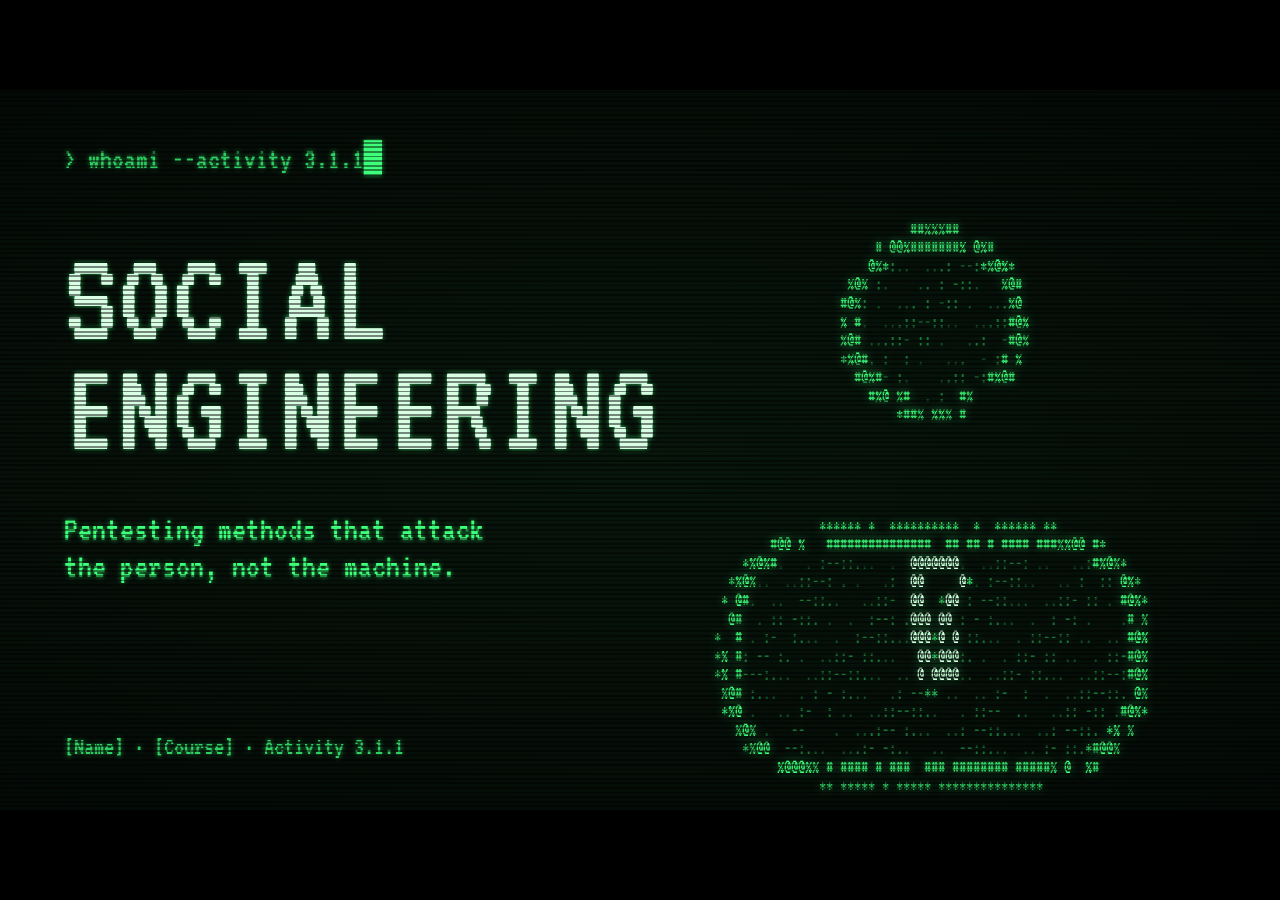
<file: docs/actividad3.1.1/mock-ascii/a-phosphor.html>
<!doctype html>
<html lang="en"><head><meta charset="utf-8"><meta name="viewport" content="width=device-width,initial-scale=1">
<title>A · Phosphor</title>
<link rel="preconnect" href="https://fonts.googleapis.com"><link rel="preconnect" href="https://fonts.gstatic.com" crossorigin>
<link href="https://fonts.googleapis.com/css2?family=VT323&display=swap" rel="stylesheet">
<link rel="stylesheet" href="deck.css">
<style>
:root{--bg:#040a06;--g:#3dff7a;--g2:#2fcf63;--hi:#d8ffe4}
body{background:#000;color:var(--g);font-family:"VT323",monospace}
#stage{background:radial-gradient(120% 90% at 50% 50%,#08160c 0,var(--bg) 70%)}
::selection{background:var(--g);color:var(--bg)}
:focus-visible{outline:.25cqw solid var(--g);outline-offset:.25cqw}
#ascii{filter:drop-shadow(0 0 .35cqw #3dff7a88)}
#crt{position:absolute;inset:0;pointer-events:none;z-index:5;background:repeating-linear-gradient(0deg,#0000 0 .22cqw,#0007 .22cqw .36cqw),radial-gradient(110% 100% at 50% 50%,#0000 60%,#000c 100%)}
.slide{text-shadow:0 0 .4cqw #3dff7a99}
.cmd{position:absolute;left:5cqw;top:4cqw;font-size:2.3cqw;color:var(--g2)}
.cmd::before{content:"> "}.cmd::after{content:"█";animation:blink 1s steps(1) infinite;color:var(--g)}
@keyframes blink{50%{opacity:0}}
.s-cover h1{position:absolute;left:5cqw;top:12cqw;font:400 10.5cqw/.82 "VT323",monospace;text-transform:uppercase;color:var(--hi)}
.s-cover .sub{position:absolute;left:5cqw;top:33cqw;width:34cqw;font-size:2.7cqw;line-height:1.05}
.s-cover .foot{position:absolute;left:5cqw;bottom:4cqw;font-size:2cqw;color:var(--g2)}
.hd{position:absolute;left:5cqw;top:8.5cqw;width:36cqw;font:400 4.6cqw/.9 "VT323",monospace;text-transform:uppercase;color:var(--hi)}
.keys{position:absolute;left:5cqw;top:20cqw;display:grid;gap:.2cqw;font-size:2.7cqw}
.keys li{opacity:.45;padding:0 .8cqw;margin-left:-.8cqw}.keys li.lit{opacity:1}
.keys li.on{background:var(--g);color:var(--bg);text-shadow:none}
.keys b{font-weight:400}.keys b::before{content:"["}.keys b::after{content:"] "}
.caps{position:absolute;left:5cqw;bottom:5cqw;width:35cqw;height:11cqw}
.cap{position:absolute;inset:0;font-size:2.4cqw;line-height:1.05}
.mail{position:absolute;left:5cqw;top:19cqw;width:38cqw;border:.4cqw double var(--g);padding:1.2cqw 1.6cqw;font-size:2cqw;line-height:1.08;background:#040a06e6}
.mh b{font-weight:400;color:var(--g2)}.mb{margin-top:.9cqw}
.hl.on{background:var(--g);color:var(--bg);text-shadow:none}
.btn{display:inline-block;border:.2cqw solid var(--g);padding:0 1cqw}
.anns{position:absolute;left:5cqw;top:41cqw;width:38cqw;height:6cqw}
.ann{position:absolute;inset:0;font-size:2.2cqw;line-height:1.05}.ann b{font-weight:400;color:var(--hi)}
.seal{position:absolute;left:5cqw;bottom:3cqw;font-size:1.7cqw;color:var(--g2)}
#verify{position:absolute;left:5cqw;top:20cqw;background:none;border:.25cqw solid var(--g);color:var(--g);padding:.2cqw 1.4cqw;font-size:3cqw;text-transform:uppercase;text-shadow:inherit}
#verify[aria-pressed="true"]{background:var(--g);color:var(--bg);text-shadow:none}
.status{position:absolute;left:5cqw;top:28cqw;width:34cqw;font-size:2.6cqw;line-height:1.05}
</style></head>
<body>
<div id="stage"><canvas id="ascii" aria-hidden="true"></canvas><div id="slides"></div><div id="crt"></div></div>
<div id="notes"></div>
<script src="term.js"></script><script src="content.js"></script>
<script>
const lv=['#3dff7a40','#3dff7a66','#3dff7a8c','#3dff7ab3','#3dff7ad9','#3dff7a'];
Ascii.init(document.getElementById('ascii'),{font:'"VT323",monospace',cell:1.45,ramp:' .:-=+*#%@',color:(a,acc)=>acc?'#d8ffe4':lv[Math.min(5,Math.floor(a*6))]});
Deck.init();
</script>
</body></html>
</file>
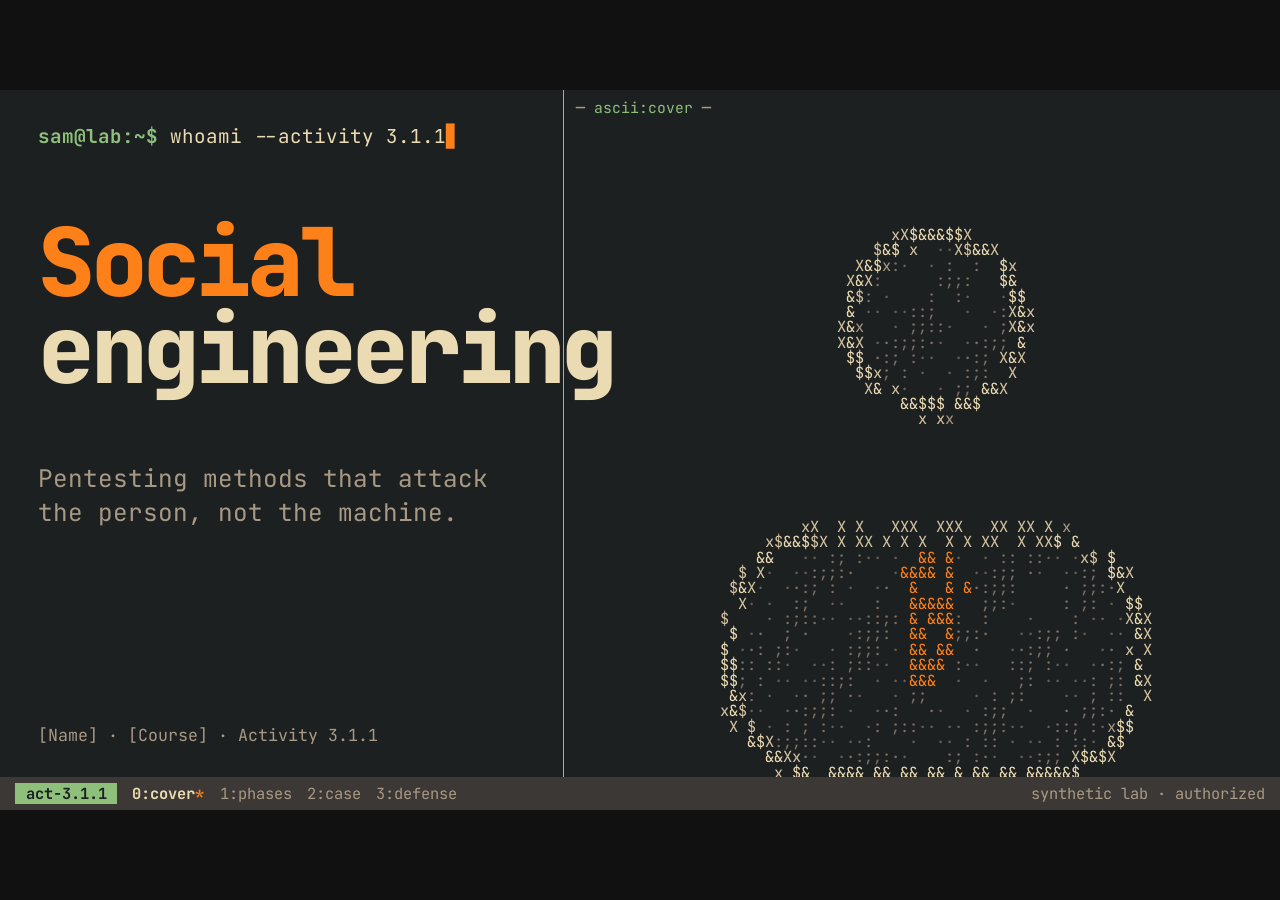
<file: docs/actividad3.1.1/mock-ascii/b-tmux.html>
<!doctype html>
<html lang="en"><head><meta charset="utf-8"><meta name="viewport" content="width=device-width,initial-scale=1">
<title>B · tmux session</title>
<link rel="preconnect" href="https://fonts.googleapis.com"><link rel="preconnect" href="https://fonts.gstatic.com" crossorigin>
<link href="https://fonts.googleapis.com/css2?family=JetBrains+Mono:wght@400;700;800&display=swap" rel="stylesheet">
<link rel="stylesheet" href="deck.css">
<style>
:root{--bg:#1d2021;--bg2:#282828;--bar:#3c3836;--fg:#ebdbb2;--dim:#a89984;--or:#fe8019;--aq:#8ec07c;--ye:#fabd2f}
body{background:#111;color:var(--fg);font-family:"JetBrains Mono",monospace}
#stage{background:var(--bg)}
::selection{background:var(--ye);color:var(--bg)}
:focus-visible{outline:.2cqw solid var(--ye);outline-offset:.2cqw}
#split{position:absolute;left:44cqw;top:0;bottom:2.6cqw;width:0;border-left:.15cqw solid var(--aq);z-index:2}
#pane{position:absolute;left:45cqw;top:.6cqw;font-size:1.15cqw;color:var(--dim);z-index:2}
#pane b{color:var(--aq);font-weight:400}
#status{position:absolute;left:0;right:0;bottom:0;height:2.6cqw;background:var(--bar);display:flex;align-items:center;gap:1.2cqw;padding:0 1.2cqw;font-size:1.2cqw;z-index:3}
#status .sess{background:var(--aq);color:var(--bg);padding:0 .8cqw;font-weight:700}
#status [data-tab]{color:var(--dim);cursor:pointer}#status [data-tab].on{color:var(--fg);font-weight:700}#status [data-tab].on::after{content:"*";color:var(--or)}
#status .r{margin-left:auto;color:var(--dim)}
.cmd{position:absolute;left:3cqw;top:2.6cqw;font-size:1.5cqw;color:var(--fg)}
.cmd::before{content:"sam@lab:~$ ";color:var(--aq);font-weight:700}
.cmd::after{content:"▊";color:var(--or);animation:blink 1s steps(1) infinite}
@keyframes blink{50%{opacity:0}}
.s-cover h1{position:absolute;left:3cqw;top:10cqw;font:800 7.4cqw/.92 "JetBrains Mono",monospace;letter-spacing:-.05em;color:var(--fg)}
.s-cover h1::first-line{color:var(--or)}
.s-cover .sub{position:absolute;left:3cqw;top:29cqw;width:36cqw;font-size:1.9cqw;line-height:1.4;color:var(--dim)}
.s-cover .foot{position:absolute;left:3cqw;bottom:5cqw;font-size:1.3cqw;color:var(--dim)}
.hd{position:absolute;left:3cqw;top:7cqw;width:38cqw;font:800 3.4cqw/1.05 "JetBrains Mono",monospace;letter-spacing:-.04em;text-wrap:balance}
.hd::before{content:"# ";color:var(--or)}
.keys{position:absolute;left:3cqw;top:19cqw;display:grid;gap:.5cqw;font-size:1.75cqw}
.keys li{color:var(--dim);opacity:.6;white-space:pre}.keys li.lit{opacity:1}.keys li.on{color:var(--fg)}
.keys li::before{content:"  "}.keys li.on::before{content:"▸ ";color:var(--or)}
.keys b{color:var(--ye);font-weight:700;margin-right:1cqw}
.caps{position:absolute;left:3cqw;bottom:5cqw;width:38cqw;height:10cqw}
.cap{position:absolute;inset:0;font-size:1.6cqw;line-height:1.5;color:var(--fg)}
.mail{position:absolute;left:3cqw;top:16cqw;width:39cqw;font-size:1.35cqw;line-height:1.55;background:var(--bg2);padding:1.4cqw 1.6cqw}
.mh b{color:var(--aq);font-weight:700}.mb{margin-top:.9cqw}
.hl{transition:background .3s,color .3s}.hl.on{background:var(--or);color:var(--bg)}
.btn{display:inline-block;border:.12cqw solid var(--dim);padding:.1cqw 1cqw}
.anns{position:absolute;left:3cqw;top:38cqw;width:39cqw;height:7cqw}
.ann{position:absolute;inset:0;font-size:1.5cqw;line-height:1.5}.ann b{color:var(--or)}
.seal{position:absolute;left:3cqw;bottom:4.2cqw;font-size:1.1cqw;color:var(--dim)}
#verify{position:absolute;left:3cqw;top:20cqw;background:var(--bar);color:var(--fg);border:0;padding:.7cqw 1.6cqw;font-size:1.7cqw;font-weight:700}
#verify[aria-pressed="true"]{background:var(--aq);color:var(--bg)}
.status{position:absolute;left:3cqw;top:27cqw;width:37cqw;font-size:1.7cqw;line-height:1.5}
</style></head>
<body>
<div id="stage"><canvas id="ascii" aria-hidden="true"></canvas><div id="split"></div><div id="pane">─ <b id="pn">ascii</b> ─</div><div id="slides"></div>
<div id="status"><span class="sess">act-3.1.1</span><span data-tab="0">0:cover</span><span data-tab="1">1:phases</span><span data-tab="2">2:case</span><span data-tab="3">3:defense</span><span class="r">synthetic lab · authorized</span></div></div>
<div id="notes"></div>
<script src="term.js"></script><script src="content.js"></script>
<script>
const lv=['#665c54','#7c6f64','#928374','#a89984','#d5c4a1','#ebdbb2'];
Ascii.init(document.getElementById('ascii'),{font:'"JetBrains Mono",monospace',cell:1.2,ramp:' ·:;+=xX$&',color:(a,acc)=>acc?'#fe8019':lv[Math.min(5,Math.floor(a*6))]});
document.addEventListener('deckchange',e=>{const s=Deck.slides[e.detail.slide];document.getElementById('pn').textContent='ascii:'+(s.dataset.scenes?s.dataset.scenes.split(',')[e.detail.step]:s.dataset.scene);});
document.querySelectorAll('[data-tab]').forEach(b=>b.onclick=()=>Deck.go(+b.dataset.tab));
Deck.init();
</script>
</body></html>
</file>
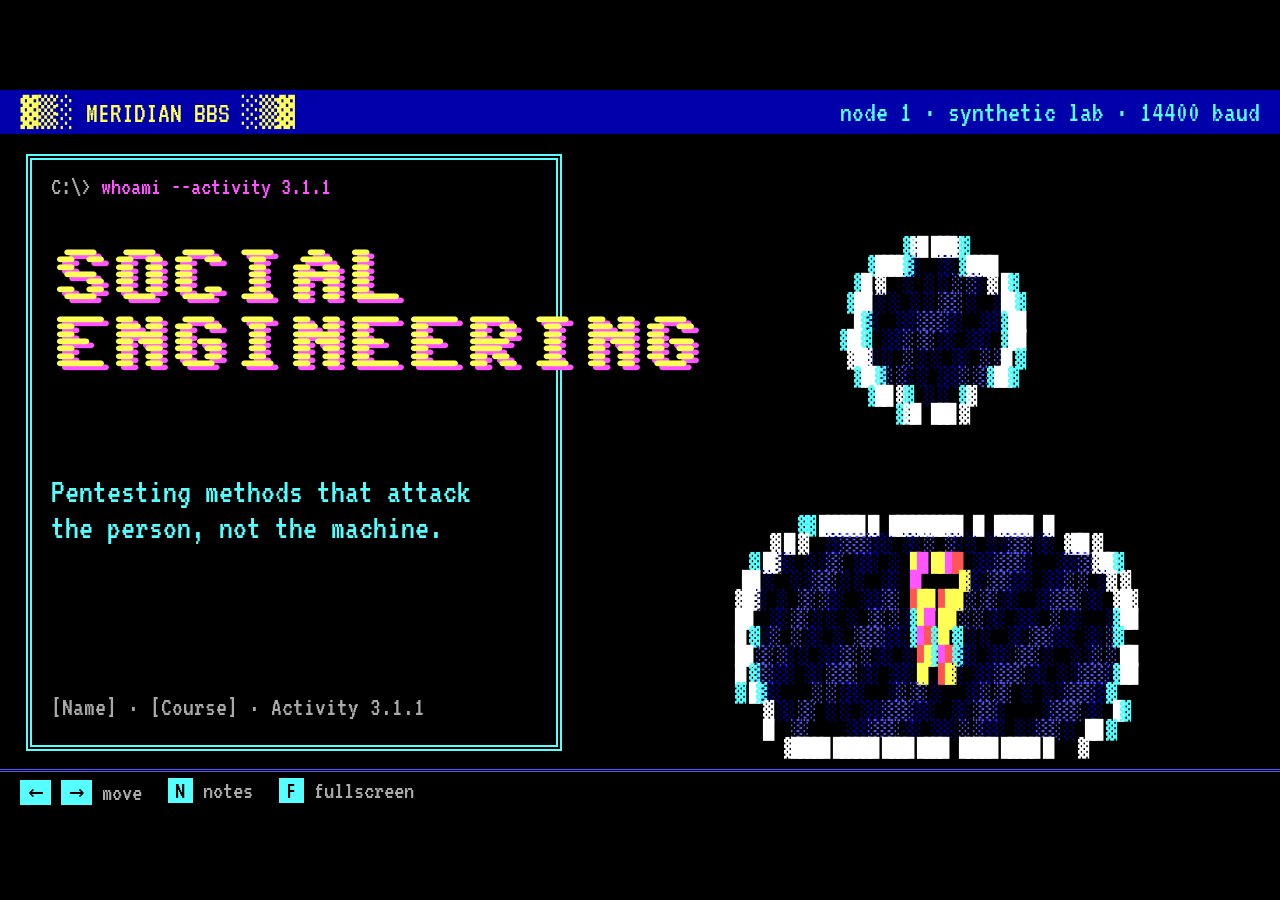
<file: docs/actividad3.1.1/mock-ascii/c-bbs.html>
<!doctype html>
<html lang="en"><head><meta charset="utf-8"><meta name="viewport" content="width=device-width,initial-scale=1">
<title>C · ANSI BBS</title>
<link rel="preconnect" href="https://fonts.googleapis.com"><link rel="preconnect" href="https://fonts.gstatic.com" crossorigin>
<link href="https://fonts.googleapis.com/css2?family=Sixtyfour&family=VT323&display=swap" rel="stylesheet">
<link rel="stylesheet" href="deck.css">
<style>
:root{--bl:#0000aa;--bb:#5555ff;--cy:#55ffff;--mg:#ff55ff;--ye:#ffff55;--wh:#fff;--gy:#aaaaaa}
body{background:#000;color:var(--wh);font-family:"VT323",monospace}
#stage{background:#000}
::selection{background:var(--mg);color:#000}
:focus-visible{outline:.3cqw solid var(--ye)}
#top{position:absolute;left:0;right:0;top:0;height:3.4cqw;background:var(--bl);display:flex;justify-content:space-between;align-items:center;padding:0 1.6cqw;font-size:2.3cqw;z-index:3}
#top b{font-weight:400;color:var(--ye)}#top span{color:var(--cy)}
#bot{position:absolute;left:0;right:0;bottom:0;height:3cqw;display:flex;gap:2cqw;align-items:center;padding:0 1.6cqw;font-size:2cqw;color:var(--gy);z-index:3;border-top:.3cqw double var(--bb);background:#000}
#bot i{font-style:normal;color:#000;background:var(--cy);padding:0 .6cqw}
.frame{position:absolute;left:2cqw;top:5cqw;width:41cqw;bottom:4.6cqw;border:.5cqw double var(--cy);background:#000c;z-index:1}
.slide{z-index:2}
.cmd{position:absolute;left:4cqw;top:6.6cqw;font-size:2cqw;color:var(--mg)}.cmd::before{content:"C:\\> ";color:var(--gy)}
.s-cover h1{position:absolute;left:4cqw;top:12cqw;font:400 4.6cqw/1.15 "Sixtyfour",monospace;color:var(--ye);text-shadow:.35cqw .35cqw 0 var(--mg);text-transform:uppercase}
.s-cover .sub{position:absolute;left:4cqw;top:30cqw;width:36cqw;font-size:2.7cqw;line-height:1.05;color:var(--cy)}
.s-cover .foot{position:absolute;left:4cqw;bottom:7cqw;font-size:2.1cqw;color:var(--gy)}
.hd{position:absolute;left:4cqw;top:10.4cqw;width:37cqw;font:400 2.3cqw/1.3 "Sixtyfour",monospace;color:var(--ye);text-transform:uppercase}
.keys{position:absolute;left:4cqw;top:21cqw;display:grid;font-size:2.7cqw}
.keys li{color:var(--gy)}.keys li.lit{color:var(--wh)}.keys li.on{background:var(--mg);color:#000}
.keys b{font-weight:400;color:var(--ye)}.keys li.on b{color:#000}.keys b::before{content:"["}.keys b::after{content:"] "}
.caps{position:absolute;left:4cqw;bottom:7cqw;width:37cqw;height:9cqw}
.cap{position:absolute;inset:0;font-size:2.4cqw;line-height:1.05;color:var(--cy)}
.mail{position:absolute;left:4cqw;top:17.4cqw;width:37cqw;font-size:2.05cqw;line-height:1.05;background:var(--bl);padding:1cqw 1.4cqw;border:.3cqw solid var(--bb)}
.mh b{font-weight:400;color:var(--ye)}.mb{margin-top:.8cqw;color:var(--wh)}
.hl.on{background:var(--mg);color:#000}
.btn{display:inline-block;background:var(--gy);color:#000;padding:0 1cqw}
.anns{position:absolute;left:4cqw;top:38.6cqw;width:37cqw;height:5cqw}
.ann{position:absolute;inset:0;font-size:2.15cqw;line-height:1.05;color:var(--cy)}.ann b{font-weight:400;color:var(--ye)}
.seal{position:absolute;left:4cqw;bottom:6.2cqw;font-size:1.75cqw;color:var(--mg);width:37cqw}
#verify{position:absolute;left:4cqw;top:21cqw;background:var(--gy);color:#000;border:0;padding:0 1.4cqw;font-size:3cqw;text-transform:uppercase}
#verify[aria-pressed="true"]{background:var(--ye)}
.status{position:absolute;left:4cqw;top:28cqw;width:36cqw;font-size:2.5cqw;line-height:1.05;color:var(--cy)}
</style></head>
<body>
<div id="stage"><canvas id="ascii" aria-hidden="true"></canvas>
<div id="top"><b>▓▒░ MERIDIAN BBS ░▒▓</b><span>node 1 · synthetic lab · 14400 baud</span></div>
<div class="frame"></div><div id="slides"></div>
<div id="bot"><span><i>←</i> <i>→</i> move</span><span><i>N</i> notes</span><span><i>F</i> fullscreen</span></div></div>
<div id="notes"></div>
<script src="term.js"></script><script src="content.js"></script>
<script>
const ramp=['#0000aa','#5555ff','#55ffff','#ffffff'],cyc=['#ffff55','#ff55ff','#ff5555','#ffff55'];
Ascii.init(document.getElementById('ascii'),{font:'"VT323",monospace',cell:1.45,unit:.86,ramp:' ░▒▓█',color:(a,acc,t,i,j)=>acc?cyc[(Math.floor(t*8)+i+j)%4]:ramp[Math.min(3,Math.floor(a*4))]});
Deck.init();
</script>
</body></html>
</file>
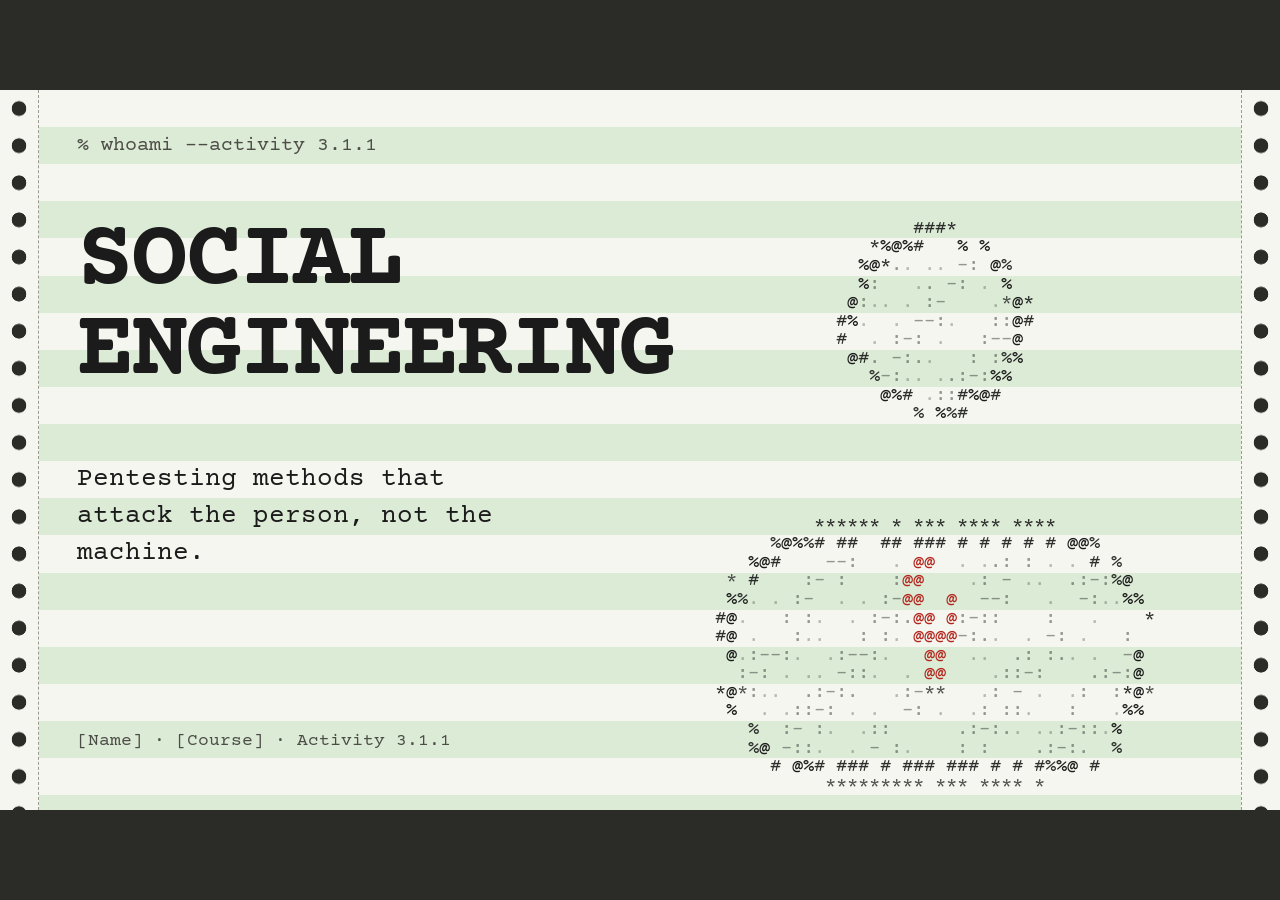
<file: docs/actividad3.1.1/mock-ascii/d-teletype.html>
<!doctype html>
<html lang="en"><head><meta charset="utf-8"><meta name="viewport" content="width=device-width,initial-scale=1">
<title>D · Teletype</title>
<link rel="preconnect" href="https://fonts.googleapis.com"><link rel="preconnect" href="https://fonts.gstatic.com" crossorigin>
<link href="https://fonts.googleapis.com/css2?family=Courier+Prime:wght@400;700&display=swap" rel="stylesheet">
<link rel="stylesheet" href="deck.css">
<style>
:root{--paper:#f5f6ef;--bar:#dcebd6;--ink:#1b1b1b;--soft:#4d4d48;--red:#b3261e}
body{background:#2b2b28;color:var(--ink);font-family:"Courier Prime",monospace}
#stage{background:repeating-linear-gradient(180deg,var(--paper) 0 2.9cqw,var(--bar) 2.9cqw 5.8cqw)}
.holes{position:absolute;top:0;bottom:0;width:3cqw;z-index:4;background:radial-gradient(circle at 50% 50%,#2b2b28 0 .55cqw,transparent .6cqw) 0 0/3cqw 2.9cqw repeat-y,var(--paper)}
.holes.l{left:0;border-right:.12cqw dashed #9a9a90}.holes.r{right:0;border-left:.12cqw dashed #9a9a90}
::selection{background:var(--red);color:#fff}
:focus-visible{outline:.2cqw solid var(--red);outline-offset:.2cqw}
.cmd{position:absolute;left:6cqw;top:3.4cqw;font-size:1.6cqw;color:var(--soft)}.cmd::before{content:"% "}
.s-cover h1{position:absolute;left:6cqw;top:10cqw;font:700 7.4cqw/.95 "Courier Prime",monospace;text-transform:uppercase;letter-spacing:-.03em}
.s-cover .sub{position:absolute;left:6cqw;top:29cqw;width:33cqw;font-size:2cqw;line-height:1.45}
.s-cover .foot{position:absolute;left:6cqw;bottom:4.6cqw;font-size:1.4cqw;color:var(--soft)}
.hd{position:absolute;left:6cqw;top:7.6cqw;width:35cqw;font:700 3.5cqw/1.05 "Courier Prime",monospace;text-transform:uppercase;letter-spacing:-.02em;text-wrap:balance}
.keys{position:absolute;left:6cqw;top:20.3cqw;display:grid;font-size:1.9cqw;line-height:1.53}
.keys li{color:var(--soft);opacity:.6}.keys li.lit{opacity:1;color:var(--ink)}.keys li.on{color:var(--red);font-weight:700}
.keys b{font-weight:700;margin-right:1cqw}
.caps{position:absolute;left:6cqw;bottom:4.6cqw;width:34cqw;height:11cqw}
.cap{position:absolute;inset:0;font-size:1.75cqw;line-height:1.66}
.mail{position:absolute;left:6cqw;top:17.4cqw;width:37cqw;font-size:1.45cqw;line-height:1.75;border-top:.15cqw solid var(--ink);border-bottom:.15cqw solid var(--ink)}
.mh b{font-weight:700}.hl.on{color:var(--red);text-decoration:underline;text-decoration-thickness:.15cqw;text-underline-offset:.3cqw}
.btn{display:inline-block;border:.15cqw solid var(--ink);padding:0 1cqw;line-height:1.6}.btn.on{border-color:var(--red)}
.anns{position:absolute;left:6cqw;top:43.5cqw;width:37cqw;height:6cqw}
.ann{position:absolute;inset:0;font-size:1.6cqw;line-height:1.8}.ann b{color:var(--red)}
.seal{position:absolute;left:6cqw;bottom:3cqw;font-size:1.2cqw;color:var(--soft)}
#verify{position:absolute;left:6cqw;top:20.3cqw;background:var(--ink);color:var(--paper);border:0;padding:.4cqw 1.6cqw;font-size:1.9cqw;font-weight:700;text-transform:uppercase}
#verify[aria-pressed="true"]{background:var(--red);color:#fff}
.status{position:absolute;left:6cqw;top:26.1cqw;width:33cqw;font-size:1.8cqw;line-height:1.61}
</style></head>
<body>
<div id="stage"><canvas id="ascii" aria-hidden="true"></canvas><div id="slides"></div><div class="holes l"></div><div class="holes r"></div></div>
<div id="notes"></div>
<script src="term.js"></script><script src="content.js"></script>
<script>
const lv=['#1b1b1b47','#1b1b1b70','#1b1b1b99','#1b1b1bc2','#1b1b1bea','#1b1b1b'];
Ascii.init(document.getElementById('ascii'),{font:'"Courier Prime",monospace',cell:1.45,ramp:' .:-=+*#%@',print:34,fps:20,color:(a,acc)=>acc?'#b3261e':lv[Math.min(5,Math.floor(a*6))]});
Deck.init();
</script>
</body></html>
</file>
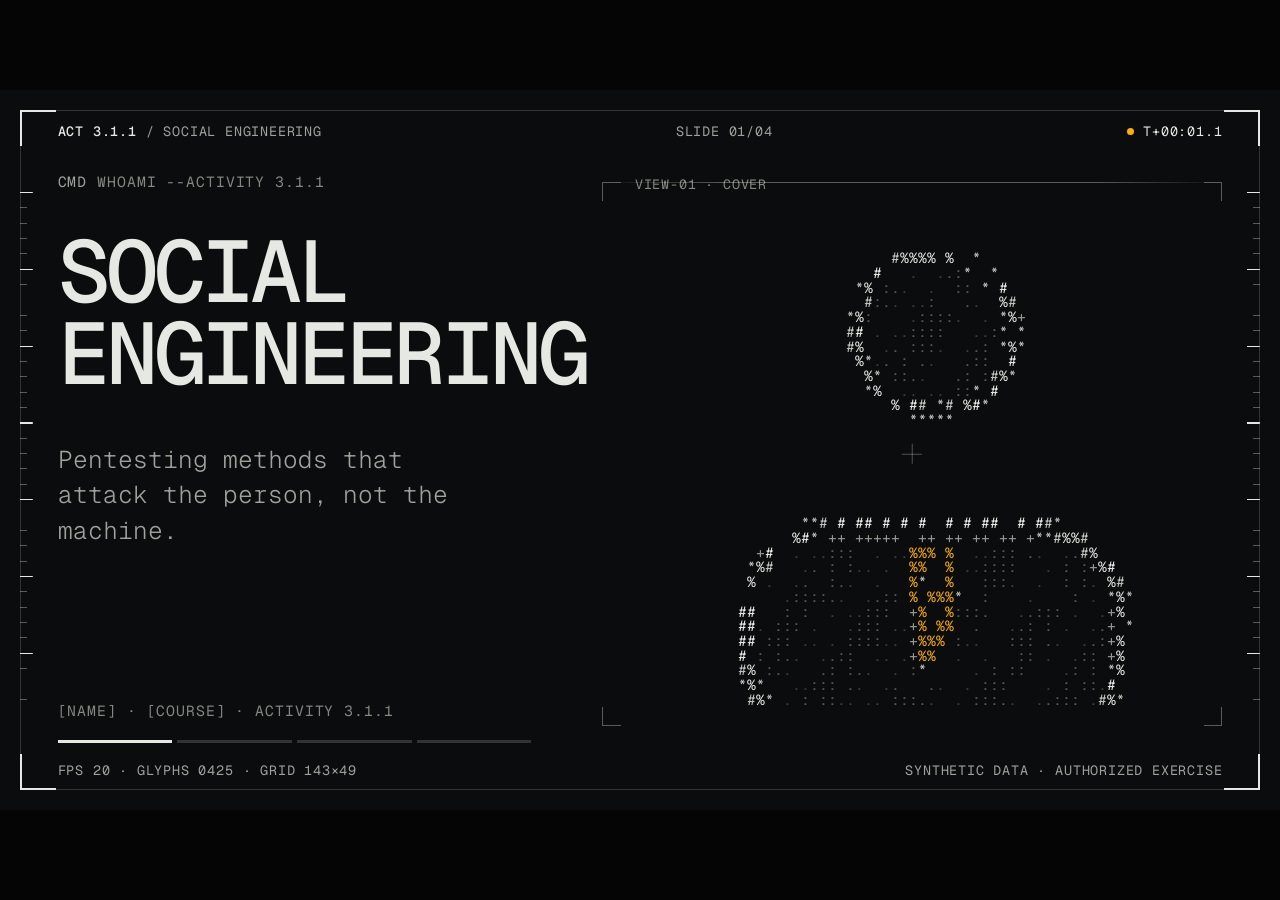
<file: docs/actividad3.1.1/mock-ascii/e-hud.html>
<!doctype html>
<html lang="en"><head><meta charset="utf-8"><meta name="viewport" content="width=device-width,initial-scale=1">
<title>E · Telemetry HUD</title>
<link rel="preconnect" href="https://fonts.googleapis.com"><link rel="preconnect" href="https://fonts.gstatic.com" crossorigin>
<link href="https://fonts.googleapis.com/css2?family=Geist+Mono:wght@300;400;500;600&display=swap" rel="stylesheet">
<link rel="stylesheet" href="deck.css">
<style>
:root{--bg:#0b0c0d;--ink:#e6e8e3;--mid:#9ea29c;--dim:#83877f;--line:#e6e8e32e;--line2:#e6e8e35c;--amb:#ffb000}
body{background:#050506;color:var(--ink);font-family:"Geist Mono",ui-monospace,monospace;font-variant-numeric:tabular-nums}
#stage{background:var(--bg)}
::selection{background:var(--ink);color:var(--bg)}
:focus-visible{outline:.15cqw solid var(--ink);outline-offset:.3cqw}

/* ── HUD chrome ── */
#hud{position:absolute;inset:0;pointer-events:none;z-index:4;font-size:1.05cqw;letter-spacing:.06em;text-transform:uppercase;color:var(--mid)}
.frame{position:absolute;inset:1.6cqw;border:.07cqw solid var(--line)}
.cn{position:absolute;width:2.6cqw;height:2.6cqw;border:0 solid var(--ink)}
.cn.tl{left:1.6cqw;top:1.6cqw;border-width:.16cqw 0 0 .16cqw}.cn.tr{right:1.6cqw;top:1.6cqw;border-width:.16cqw .16cqw 0 0}
.cn.bl{left:1.6cqw;bottom:1.6cqw;border-width:0 0 .16cqw .16cqw}.cn.br{right:1.6cqw;bottom:1.6cqw;border-width:0 .16cqw .16cqw 0}
.ro{position:absolute;left:4.5cqw;right:4.5cqw;display:flex;justify-content:space-between;gap:2cqw}
.ro.top{top:2.5cqw}.ro.bot{bottom:2.4cqw}
.ro b{font-weight:500;color:var(--ink)}
.live{color:var(--ink)}.live::before{content:"";display:inline-block;width:.6cqw;height:.6cqw;border-radius:50%;background:var(--amb);margin-right:.7cqw;vertical-align:.05cqw;animation:pulse 1.6s ease-in-out infinite}
@keyframes pulse{50%{opacity:.25}}
.ruler{position:absolute;top:8cqw;bottom:8cqw;width:1cqw;background:repeating-linear-gradient(180deg,var(--line2) 0 .07cqw,transparent .07cqw 1.2cqw),repeating-linear-gradient(180deg,var(--ink) 0 .1cqw,transparent .1cqw 6cqw)}
.ruler.l{left:1.6cqw;background-size:.55cqw 100%,1cqw 100%;background-repeat:no-repeat}
.ruler.r{right:1.6cqw;background-size:.55cqw 100%,1cqw 100%;background-repeat:no-repeat;background-position:right top,right top}
.ret{position:absolute;left:47cqw;right:4.5cqw;top:7.2cqw;bottom:6.6cqw}
.ret i{position:absolute;width:1.4cqw;height:1.4cqw;border:0 solid var(--line2)}
.ret i:nth-child(1){left:0;top:0;border-width:.1cqw 0 0 .1cqw}.ret i:nth-child(2){right:0;top:0;border-width:.1cqw .1cqw 0 0}
.ret i:nth-child(3){left:0;bottom:0;border-width:0 0 .1cqw .1cqw}.ret i:nth-child(4){right:0;bottom:0;border-width:0 .1cqw .1cqw 0}
.ret .lab{position:absolute;left:2cqw;top:-.55cqw;background:var(--bg);padding:0 .6cqw;color:var(--dim)}
.ret .scan{position:absolute;left:0;right:0;height:.07cqw;background:linear-gradient(90deg,transparent,var(--line2) 20%,var(--line2) 80%,transparent);animation:scan 7s linear infinite}
@keyframes scan{from{top:0}to{top:100%}}
.ret .xh{position:absolute;left:50%;top:50%;width:1.6cqw;height:1.6cqw;translate:-50% -50%;background:linear-gradient(var(--line2),var(--line2)) center/100% .07cqw no-repeat,linear-gradient(var(--line2),var(--line2)) center/.07cqw 100% no-repeat}
.meter{position:absolute;left:4.5cqw;bottom:5.2cqw;width:37cqw;height:.3cqw;display:grid;grid-template-columns:repeat(4,1fr);gap:.4cqw}
.meter span{background:var(--line)}.meter span.on{background:var(--ink)}

/* ── slide content ── */
.cmd{position:absolute;left:4.5cqw;top:6.4cqw;font-size:1.15cqw;letter-spacing:.06em;color:var(--dim);text-transform:uppercase}
.cmd::before{content:"cmd ";color:var(--mid)}
.s-cover h1{position:absolute;left:4.5cqw;top:11cqw;font:500 6.8cqw/.94 "Geist Mono",monospace;text-transform:uppercase;letter-spacing:-.045em}
.s-cover .sub{position:absolute;left:4.5cqw;top:27.5cqw;width:34cqw;font:300 1.9cqw/1.45 "Geist Mono",monospace;color:var(--mid)}
.s-cover .foot{position:absolute;left:4.5cqw;bottom:7cqw;font-size:1.15cqw;letter-spacing:.06em;text-transform:uppercase;color:var(--dim)}
.hd{position:absolute;left:4.5cqw;top:9.6cqw;width:38cqw;font:500 3.3cqw/1.02 "Geist Mono",monospace;text-transform:uppercase;letter-spacing:-.04em;text-wrap:balance}
.keys{position:absolute;left:4.5cqw;top:20cqw;width:37cqw;display:grid;font-size:1.45cqw;letter-spacing:.04em;text-transform:uppercase}
.keys li{display:grid;grid-template-columns:3.4cqw 1fr auto;align-items:center;padding:.55cqw .8cqw;margin:0 -.8cqw;border-top:.07cqw solid var(--line);color:var(--dim);transition:background .4s,color .4s}
.keys li:last-child{border-bottom:.07cqw solid var(--line)}
.keys li.lit{color:var(--mid)}.keys li.on{background:var(--ink);color:var(--bg)}
.keys b{font-weight:500}.keys b::before{content:"P"}
.keys li::after{content:"--";font-size:1.05cqw;letter-spacing:.08em}
.keys li.lit::after{content:"done"}.keys li.on::after{content:"live"}
.caps{position:absolute;left:4.5cqw;bottom:7.6cqw;width:36cqw;height:8.6cqw}
.cap{position:absolute;inset:0;font:300 1.6cqw/1.5 "Geist Mono",monospace}
.mail{position:absolute;left:4.5cqw;top:17.8cqw;width:38cqw;border:.07cqw solid var(--line2);background:var(--bg);padding:1.3cqw 1.6cqw 1.5cqw;font:300 1.28cqw/1.6 "Geist Mono",monospace}
.mail::before{content:"intercept · phish-001.eml · synthetic";display:block;font:400 .95cqw/1 "Geist Mono",monospace;letter-spacing:.08em;text-transform:uppercase;color:var(--dim);margin-bottom:1cqw}
.mh b{font-weight:500;color:var(--mid);display:inline-block;width:6.4cqw}.mb{margin-top:.8cqw}
.hl{padding:0 .2cqw;transition:background .35s,color .35s}.hl.on{background:var(--ink);color:var(--bg)}
.btn{display:inline-block;border:.07cqw solid var(--line2);padding:.1cqw 1.2cqw}
.anns{position:absolute;left:4.5cqw;top:41.6cqw;width:38cqw;height:5.6cqw}
.ann{position:absolute;inset:0;font:300 1.45cqw/1.5 "Geist Mono",monospace}.ann b{font-weight:500}
.seal{position:absolute;left:4.5cqw;bottom:7cqw;font-size:1cqw;letter-spacing:.06em;text-transform:uppercase;color:var(--dim)}
#verify{position:absolute;left:4.5cqw;top:20cqw;background:none;color:var(--ink);border:.1cqw solid var(--ink);padding:.8cqw 1.6cqw;font:500 1.45cqw/1 "Geist Mono",monospace;letter-spacing:.06em;text-transform:uppercase;transition:background .3s,color .3s}
#verify:hover{background:#e6e8e31a}
#verify[aria-pressed="true"]{background:var(--ink);color:var(--bg)}
.status{position:absolute;left:4.5cqw;top:26.4cqw;width:35cqw;font:300 1.7cqw/1.5 "Geist Mono",monospace}
</style></head>
<body>
<div id="stage">
  <canvas id="ascii" aria-hidden="true"></canvas>
  <div id="slides"></div>
  <div id="hud" aria-hidden="true">
    <div class="frame"></div><i class="cn tl"></i><i class="cn tr"></i><i class="cn bl"></i><i class="cn br"></i>
    <div class="ruler l"></div><div class="ruler r"></div>
    <div class="ro top"><span><b>act 3.1.1</b> / social engineering</span><span id="ro-pos">slide 01/04</span><span id="ro-t" class="live">t+00:00.0</span></div>
    <div class="ret"><i></i><i></i><i></i><i></i><span class="lab" id="ro-scn">view-01 · cover</span><div class="scan"></div><div class="xh"></div></div>
    <div class="meter" id="meter"><span></span><span></span><span></span><span></span></div>
    <div class="ro bot"><span id="ro-stats">fps -- · glyphs ---- · grid ---×--</span><span>synthetic data · authorized exercise</span></div>
  </div>
</div>
<div id="notes"></div>
<script src="term.js"></script><script src="content.js"></script>
<script>
const lv=['#3c3f3c','#555955','#737872','#949993','#bfc3bc','#e6e8e3'];
Ascii.init(document.getElementById('ascii'),{font:'"Geist Mono",monospace',cell:1.15,unit:.84,inset:[.14,.13,.035],ramp:' .:-=+*#%',color:(a,acc)=>acc?'#ffb000':lv[Math.min(5,Math.floor(a*6))]});
let since=performance.now();const pad=(n,w)=>String(n).padStart(w,'0');
document.addEventListener('deckchange',e=>{
  const s=Deck.slides[e.detail.slide],n=+s.dataset.steps||0;since=performance.now();
  document.getElementById('ro-pos').textContent=`slide ${pad(e.detail.slide+1,2)}/${pad(Deck.slides.length,2)}`+(n?` · step ${e.detail.step}/${n}`:'');
  [...document.getElementById('meter').children].forEach((m,k)=>m.classList.toggle('on',k<=e.detail.slide));
});
setInterval(()=>{
  const t=(performance.now()-since)/1000,S=Ascii.stats;
  document.getElementById('ro-t').textContent=`t+${pad(Math.floor(t/60),2)}:${pad(Math.floor(t%60),2)}.${Math.floor(t*10)%10}`;
  document.getElementById('ro-scn').textContent=`view-01 · ${S.scene}`;
  document.getElementById('ro-stats').textContent=`fps ${pad(S.fps,2)} · glyphs ${pad(S.glyphs,4)} · grid ${S.cols}×${S.rows}`;
},100);
Deck.init();
</script>
</body></html>
</file>
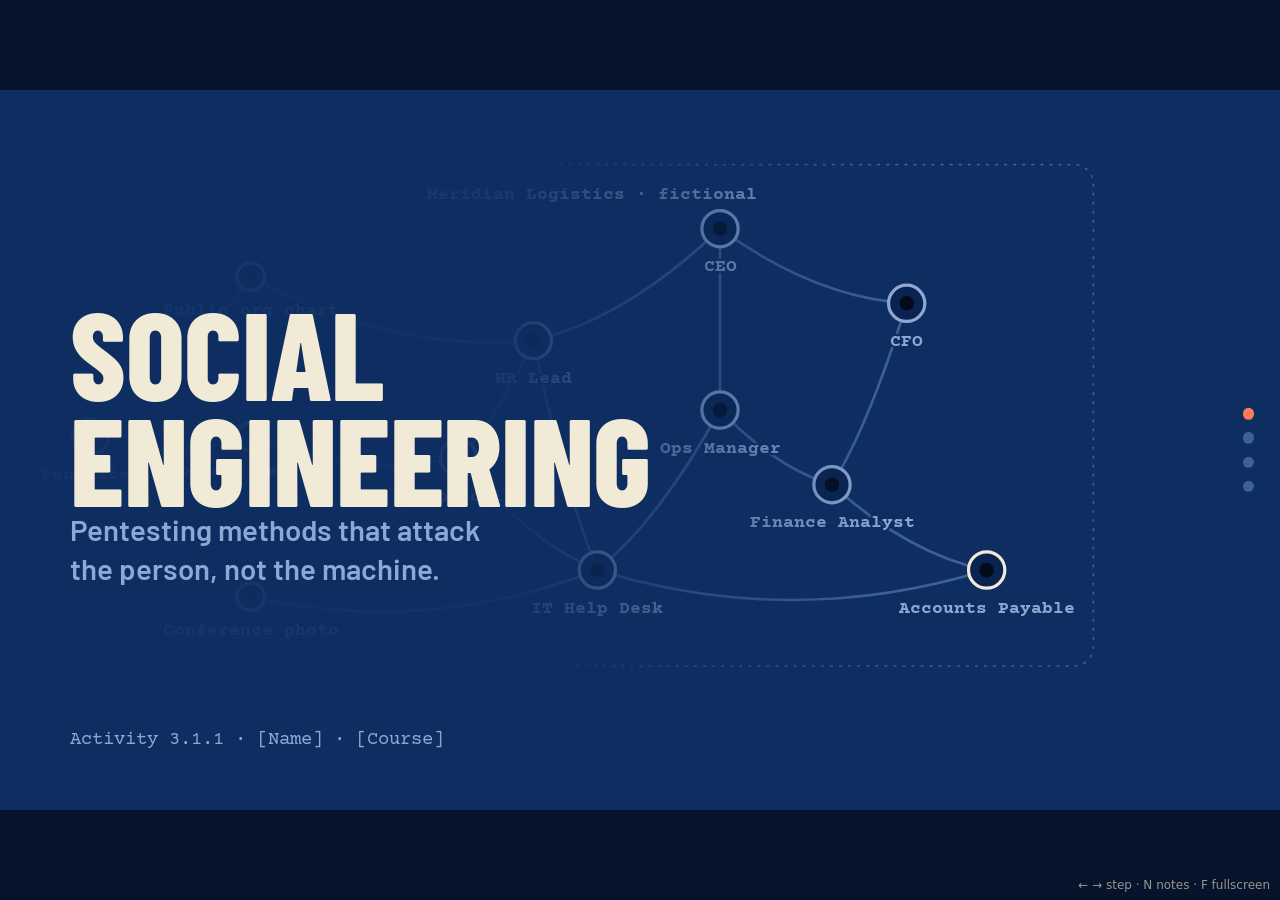
<file: docs/actividad3.1.1/mock/a-switchboard.html>
<!doctype html>
<html lang="en"><head><meta charset="utf-8"><meta name="viewport" content="width=device-width,initial-scale=1">
<title>A · Switchboard</title>
<link rel="preconnect" href="https://fonts.googleapis.com"><link rel="preconnect" href="https://fonts.gstatic.com" crossorigin>
<link href="https://fonts.googleapis.com/css2?family=Barlow+Condensed:wght@700;800&family=Barlow:wght@400;600&family=Courier+Prime:wght@400;700&display=swap" rel="stylesheet">
<link rel="stylesheet" href="deck.css">
<style>
:root{--veil:#0e2e62;--bg:#0e2e62;--panel:#0a2350;--ink:#f1ead6;--sig:#ff7a57;--dim:#8fa8d3;--line:#3f5f99}
body{background:#06142b;color:var(--ink);font-family:"Barlow",sans-serif}
#stage{background:var(--bg)}
::selection{background:var(--sig);color:#06142b}
:focus-visible{outline:.25cqw solid var(--sig);outline-offset:.3cqw}
/* world: jacks and cords */
.hull{fill:none;stroke:var(--line);stroke-width:3;stroke-dasharray:3 14;stroke-linecap:round}
.hull-lbl{fill:var(--dim);font:700 34px "Courier Prime",monospace}
.edge{fill:none;stroke:var(--line);stroke-width:5;stroke-linecap:round;transition:stroke .6s,stroke-width .6s,opacity .6s}
.edge.lit{stroke:var(--ink);stroke-width:9}
.edge.leak.lit{stroke:var(--dim);stroke-width:6;stroke-dasharray:2 16}
.edge.active{stroke:var(--sig);stroke-width:11;stroke-dasharray:44 22;animation:flow 1.1s linear infinite}
.edge.blocked{stroke:var(--sig);stroke-width:6;stroke-dasharray:6 20;opacity:.7}
@keyframes flow{to{stroke-dashoffset:-66}}
.body{fill:var(--panel);stroke:var(--dim);stroke-width:6;transition:fill .5s,stroke .5s}
.hole{fill:#030b1b;transition:fill .5s}
.lbl{fill:var(--dim);font:700 34px "Courier Prime",monospace;paint-order:stroke;stroke:var(--bg);stroke-width:8px;transition:fill .5s}
.node.lit .body,.node.known .body{stroke:var(--ink)}
.node.lit .lbl,.node.known .lbl{fill:var(--ink)}
.node.imp .body{fill:var(--ink);stroke:var(--sig)}.node.imp .hole{fill:var(--sig)}
.node.pwned .body{fill:var(--sig);stroke:var(--sig)}.node.pwned .lbl{fill:var(--sig)}
.node.safe .body{stroke:var(--ink);fill:var(--panel)}.node.safe .hole{fill:var(--ink)}
.node.target .body{stroke:var(--ink)}
.gate{opacity:0;transition:opacity .5s}.gate.show{opacity:1}
.gate-bar{fill:var(--sig)}.gate-lbl{fill:var(--sig);font:700 30px "Courier Prime",monospace;paint-order:stroke;stroke:var(--bg);stroke-width:8px}
/* slides */
.s-cover{background:linear-gradient(90deg,#0e2e62f5 0,#0e2e62e8 40%,#0e2e6200 70%)}
.blk{position:absolute;left:5.5cqw;top:50%;transform:translateY(-52%);width:46cqw}
.s-cover h1{font:800 9.6cqw/.86 "Barlow Condensed",sans-serif;text-transform:uppercase;letter-spacing:-.005em}
.sub{font:600 2.3cqw/1.3 "Barlow",sans-serif;color:var(--dim);margin-top:2.4cqw;max-width:26ch}
.foot{position:absolute;left:0;top:calc(100% + 11cqw);font:400 1.45cqw "Courier Prime",monospace;color:var(--dim);white-space:nowrap}
.hd{position:absolute;left:5.5cqw;top:4.5cqw;width:34cqw;font:800 4.4cqw/.95 "Barlow Condensed",sans-serif;text-transform:uppercase;text-wrap:balance}
.keys{position:absolute;left:5.5cqw;top:19cqw;display:grid;gap:.7cqw}
.keys li{display:flex;align-items:center;gap:1.2cqw;opacity:.45;transition:opacity .5s}
.keys li.lit{opacity:1}
.keys b{width:3.1cqw;height:3.1cqw;border-radius:50%;background:var(--ink);color:var(--bg);display:grid;place-items:center;font:800 1.9cqw/1 "Barlow Condensed",sans-serif;transition:background .4s}
.keys li.lit b{background:var(--ink)}.keys li:not(.lit) b{background:var(--line)}
.keys span{font:800 2.2cqw/1 "Barlow Condensed",sans-serif;text-transform:uppercase;letter-spacing:.02em}
.caps{position:absolute;left:5.5cqw;bottom:4.5cqw;width:31cqw;height:11cqw}
.cap{position:absolute;inset:0;font:400 1.62cqw/1.45 "Barlow",sans-serif;color:var(--ink)}
.cap b{display:block;font:800 2.5cqw/1 "Barlow Condensed",sans-serif;text-transform:uppercase;color:var(--sig);margin-bottom:.7cqw}
.mail{position:absolute;left:5.5cqw;top:19cqw;width:34cqw;background:var(--ink);color:#16233d;padding:2cqw 2.4cqw;font:400 1.28cqw/1.5 "Courier Prime",monospace;box-shadow:0 1cqw 2cqw -.6cqw #0008}
.mail p+p{margin-top:.6cqw}.mh b{display:inline-block;width:6.2cqw}.mb{margin-top:1.2cqw!important;font-family:"Barlow",sans-serif;font-size:1.45cqw}
.hl{padding:0 .3cqw;transition:background .4s,color .4s}.hl.on{background:var(--sig);color:#06142b}
.btn{display:inline-block;background:#16233d;color:var(--ink);padding:.6cqw 1.6cqw;font:600 1.5cqw "Barlow",sans-serif}.btn.on{background:var(--sig);color:#06142b}
.anns{position:absolute;left:5.5cqw;top:45cqw;width:34cqw;height:6cqw}
.ann{position:absolute;inset:0;font:400 1.6cqw/1.45 "Barlow",sans-serif}.ann b{color:var(--sig)}
.seal{position:absolute;left:5.5cqw;bottom:3.4cqw;font:700 1.15cqw "Courier Prime",monospace;color:var(--dim);letter-spacing:.04em;max-width:36cqw}
#verify{position:absolute;left:5.5cqw;top:20.5cqw;background:var(--ink);color:var(--bg);border:0;border-radius:99cqw;padding:1.1cqw 2.4cqw;font:800 2cqw/1 "Barlow Condensed",sans-serif;text-transform:uppercase;letter-spacing:.03em;transition:background .3s,color .3s}
#verify[aria-pressed="true"]{background:var(--sig);color:#06142b}
.status{position:absolute;left:5.5cqw;top:28.5cqw;width:31cqw;font:400 1.75cqw/1.45 "Barlow",sans-serif}
#prog{position:absolute;right:2cqw;top:50%;transform:translateY(-50%);display:grid;gap:1cqw}
#prog i{width:.9cqw;height:.9cqw;border-radius:50%;background:var(--line);cursor:pointer}#prog i.on{background:var(--sig)}
</style></head>
<body>
<div id="stage"><svg class="world" id="world" aria-label="Trust graph of a fictional company"></svg><div id="slides"></div><div id="prog"></div></div>
<div id="notes"></div><div id="hint">← → step · N notes · F fullscreen</div>
<script src="world.js"></script><script src="content.js"></script>
<script>World.init(document.getElementById('world'),{shape:'circle',curve:.55});Deck.init();</script>
</body></html>
</file>
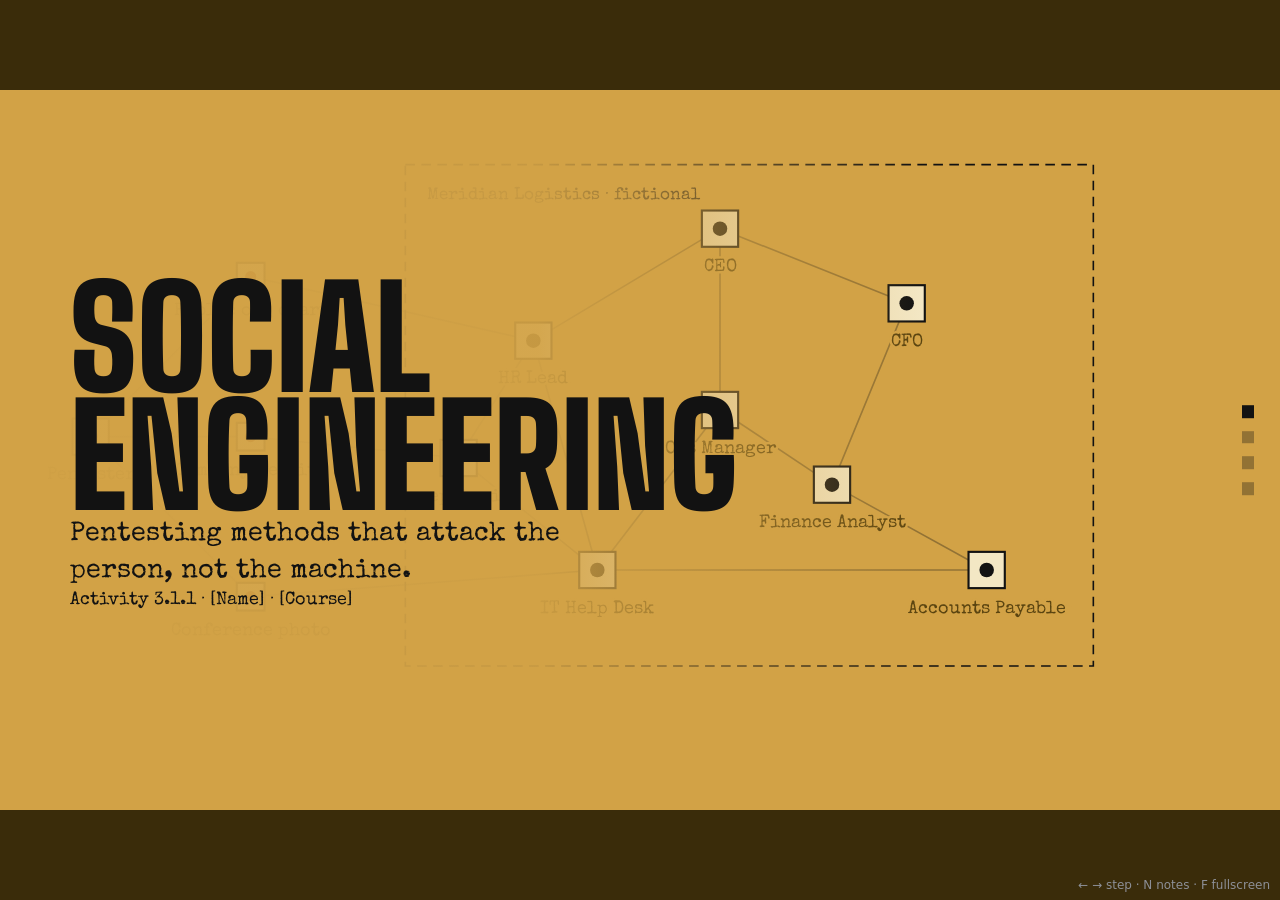
<file: docs/actividad3.1.1/mock/b-casefile.html>
<!doctype html>
<html lang="en"><head><meta charset="utf-8"><meta name="viewport" content="width=device-width,initial-scale=1">
<title>B · Case file</title>
<link rel="preconnect" href="https://fonts.googleapis.com"><link rel="preconnect" href="https://fonts.gstatic.com" crossorigin>
<link href="https://fonts.googleapis.com/css2?family=Big+Shoulders+Display:wght@800;900&family=Special+Elite&display=swap" rel="stylesheet">
<link rel="stylesheet" href="deck.css">
<style>
:root{--veil:#d2a246;--bg:#d2a246;--ink:#121212;--string:#7d0f0b;--sheet:#f3e7c4;--soft:#5a4410}
body{background:#3a2c0a;color:var(--ink);font-family:"Special Elite",monospace}
#stage{background:var(--bg)}
::selection{background:var(--ink);color:var(--bg)}
:focus-visible{outline:.25cqw solid var(--ink);outline-offset:.3cqw}
.hull{fill:none;stroke:var(--ink);stroke-width:3;stroke-dasharray:18 12}
.hull-lbl{fill:var(--ink);font:400 32px "Special Elite",monospace}
.edge{fill:none;stroke:#12121255;stroke-width:3;transition:stroke .5s,stroke-width .5s}
.edge.lit{stroke:var(--string);stroke-width:7}
.edge.leak.lit{stroke:var(--string);stroke-width:4;stroke-dasharray:10 10}
.edge.active{stroke:var(--string);stroke-width:8;stroke-dasharray:60 22;animation:flow 1.3s linear infinite}
.edge.blocked{stroke:var(--ink);stroke-width:5;stroke-dasharray:5 15}
@keyframes flow{to{stroke-dashoffset:-82}}
.body{fill:var(--sheet);stroke:var(--ink);stroke-width:4;transition:fill .4s}
.hole{fill:var(--ink)}.node.source .hole,.node.tester .hole{fill:var(--string)}
.lbl{fill:var(--ink);font:400 34px "Special Elite",monospace;paint-order:stroke;stroke:var(--bg);stroke-width:9px}
.node.imp .body{fill:var(--ink)}.node.imp .hole{fill:var(--sheet)}
.node.pwned .body{fill:var(--string)}.node.pwned .hole{fill:var(--sheet)}
.node:not(.lit):not(.known):not(.imp):not(.pwned):not(.safe) .lbl{fill:var(--soft)}
.gate{opacity:0;transition:opacity .5s}.gate.show{opacity:1}
.gate-bar{fill:var(--ink)}.gate-lbl{fill:var(--ink);font:400 32px "Special Elite",monospace;paint-order:stroke;stroke:var(--bg);stroke-width:9px}
.s-cover{background:linear-gradient(90deg,#d2a246fa 0,#d2a246ee 42%,#d2a24600 72%)}
.blk{position:absolute;left:5.5cqw;top:50%;transform:translateY(-52%);width:46cqw}
.s-cover h1{font:900 11cqw/.84 "Big Shoulders Display",sans-serif;text-transform:uppercase}
.sub{font:400 2.1cqw/1.4 "Special Elite",monospace;margin-top:2.4cqw;max-width:30ch}
.foot{font:400 1.4cqw "Special Elite",monospace;margin-top:4cqw}
.hd{position:absolute;left:5.5cqw;top:4.5cqw;width:34cqw;font:900 5cqw/.9 "Big Shoulders Display",sans-serif;text-transform:uppercase;text-wrap:balance}
.keys{position:absolute;left:5.5cqw;top:19cqw;display:grid;gap:.6cqw;width:30cqw}
.keys li{display:grid;grid-template-columns:3.2cqw 1fr;align-items:baseline;border-top:.18cqw solid var(--ink);padding-top:.7cqw;opacity:.5;transition:opacity .4s}
.keys li.lit{opacity:1}.keys b{font:900 2.6cqw/1 "Big Shoulders Display",sans-serif}
.keys span{font:900 2.3cqw/1 "Big Shoulders Display",sans-serif;text-transform:uppercase;letter-spacing:.02em}
.caps{position:absolute;left:5.5cqw;bottom:4.5cqw;width:31cqw;height:11cqw}
.cap{position:absolute;inset:0;font:400 1.5cqw/1.5 "Special Elite",monospace}
.cap b{display:block;font:900 2.4cqw/1 "Big Shoulders Display",sans-serif;text-transform:uppercase;margin-bottom:.6cqw}
.mail{position:absolute;left:5.5cqw;top:19cqw;width:34cqw;background:var(--sheet);padding:2cqw 2.4cqw;transform:rotate(-1.1deg);box-shadow:0 .8cqw 1.8cqw -.5cqw #0007;font:400 1.22cqw/1.5 "Special Elite",monospace}
.mail p+p{margin-top:.6cqw}.mh b{display:inline-block;width:6cqw}.mb{margin-top:1.3cqw!important}
.hl{background:var(--ink);color:var(--ink);padding:0 .3cqw;transition:background .5s,color .5s}
.hl.on{background:#7d0f0b33;color:var(--ink)}
.btn{display:inline-block;border:.2cqw solid var(--ink);padding:.5cqw 1.5cqw}
.anns{position:absolute;left:5.5cqw;top:45cqw;width:34cqw;height:6cqw}
.ann{position:absolute;inset:0;font:400 1.45cqw/1.5 "Special Elite",monospace}.ann b{font-weight:400;text-decoration:underline;text-underline-offset:.3cqw}
.seal{position:absolute;right:5.5cqw;bottom:3.4cqw;transform:rotate(-4deg);border:.35cqw solid var(--string);color:var(--string);padding:.7cqw 1.4cqw;font:400 1.3cqw/1.2 "Special Elite",monospace;text-transform:uppercase;max-width:34cqw;text-align:center;mix-blend-mode:multiply}
#verify{position:absolute;left:5.5cqw;top:20.5cqw;background:var(--ink);color:var(--bg);border:0;padding:1cqw 2.2cqw;font:900 2.2cqw/1 "Big Shoulders Display",sans-serif;text-transform:uppercase;letter-spacing:.03em}
#verify[aria-pressed="true"]{background:var(--string);color:#fff}
.status{position:absolute;left:5.5cqw;top:28.5cqw;width:31cqw;font:400 1.55cqw/1.5 "Special Elite",monospace}
#prog{position:absolute;right:2cqw;top:50%;transform:translateY(-50%);display:grid;gap:1cqw}
#prog i{width:1cqw;height:1cqw;background:#12121255;cursor:pointer}#prog i.on{background:var(--ink)}
</style></head>
<body>
<div id="stage"><svg class="world" id="world" aria-label="Trust graph of a fictional company"></svg><div id="slides"></div><div id="prog"></div></div>
<div id="notes"></div><div id="hint">← → step · N notes · F fullscreen</div>
<script src="world.js"></script><script src="content.js"></script>
<script>World.init(document.getElementById('world'),{shape:'square',curve:0});Deck.init();</script>
</body></html>
</file>
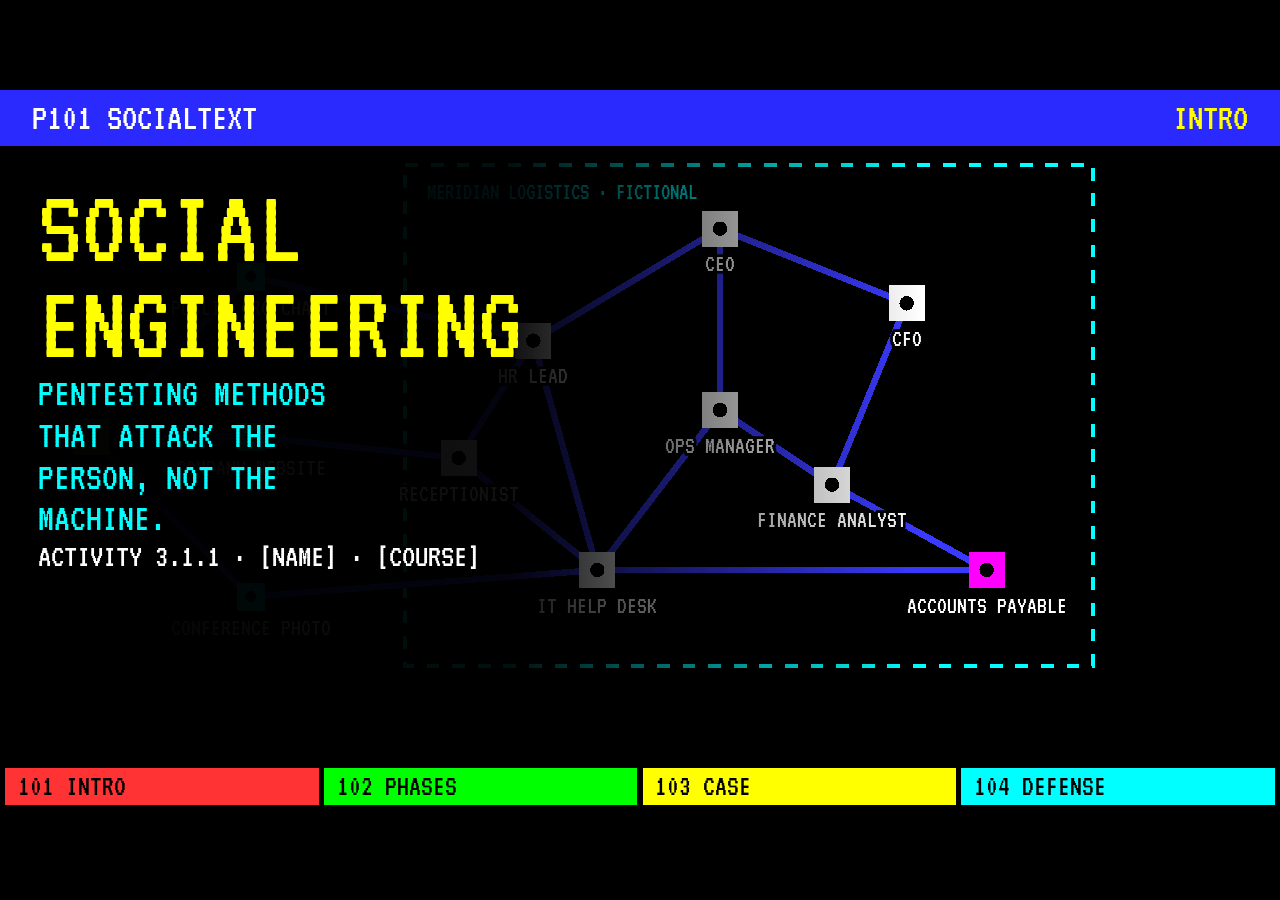
<file: docs/actividad3.1.1/mock/c-teletext.html>
<!doctype html>
<html lang="en"><head><meta charset="utf-8"><meta name="viewport" content="width=device-width,initial-scale=1">
<title>C · Teletext</title>
<link rel="preconnect" href="https://fonts.googleapis.com"><link rel="preconnect" href="https://fonts.gstatic.com" crossorigin>
<link href="https://fonts.googleapis.com/css2?family=VT323&display=swap" rel="stylesheet">
<link rel="stylesheet" href="deck.css">
<style>
:root{--veil:#000;--y:#ff0;--c:#0ff;--g:#0f0;--m:#f0f;--r:#f33;--w:#fff;--b:#2a2aff}
body{background:#000;color:var(--w);font-family:"VT323",monospace}
#stage{background:#000;text-transform:uppercase}
::selection{background:var(--y);color:#000}
:focus-visible{outline:.3cqw solid var(--y);outline-offset:.2cqw}
#hdr{position:absolute;left:0;right:0;top:0;height:4.4cqw;background:var(--b);display:flex;justify-content:space-between;align-items:center;padding:0 2.5cqw;font:400 3cqw/1 "VT323",monospace;z-index:3}
#hdr span:first-child{color:var(--w)}#hdr span:last-child{color:var(--y)}
#fast{position:absolute;left:0;right:0;bottom:0;display:grid;grid-template-columns:repeat(4,1fr);gap:.4cqw;padding:0 .4cqw .4cqw;z-index:3;font:400 2.3cqw/1 "VT323",monospace;color:#000}
#fast b{font-weight:400;padding:.3cqw 1cqw;cursor:pointer}
.hull{fill:none;stroke:var(--c);stroke-width:8;stroke-dasharray:24 24;shape-rendering:crispEdges}
.hull-lbl{fill:var(--c);font:400 44px "VT323",monospace}
.edge{fill:none;stroke:#3a3aff;stroke-width:12;stroke-linecap:square;shape-rendering:crispEdges}
.edge.lit{stroke:var(--y)}.edge.leak.lit{stroke:var(--c)}
.edge.active{stroke:var(--r);stroke-dasharray:36 24;animation:flow .9s steps(6) infinite}
.edge.blocked{stroke:var(--r);stroke-dasharray:12 36}
@keyframes flow{to{stroke-dashoffset:-60}}
.body{fill:var(--w);stroke:none;shape-rendering:crispEdges}
.node.source .body{fill:var(--c)}.node.tester .body{fill:var(--y)}.node.target .body{fill:var(--m)}
.hole{fill:#000;shape-rendering:crispEdges}
.lbl{fill:var(--w);font:400 46px "VT323",monospace;paint-order:stroke;stroke:#000;stroke-width:10px;text-transform:uppercase}
.node.lit .lbl,.node.known .lbl{fill:var(--y)}
.node.imp .body{fill:var(--g)}.node.imp .lbl{fill:var(--g)}
.node.pwned .body{fill:var(--r)}.node.pwned .lbl{fill:var(--r)}
.node.safe .body{fill:var(--g)}.node.safe .lbl{fill:var(--g)}
.gate{opacity:0}.gate.show{opacity:1}.gate-bar{fill:var(--g)}.gate-lbl{fill:var(--g);font:400 40px "VT323",monospace;paint-order:stroke;stroke:#000;stroke-width:10px;text-transform:uppercase}
.slide>*{z-index:2}
.blk,.hd,.keys,.caps,.mail,.anns,.status,#verify,.seal{position:absolute}
.s-cover{background:linear-gradient(90deg,#000 0,#000e 40%,#0000 72%)}
.blk{left:3cqw;top:7cqw;width:46cqw}
.s-cover h1{font:400 8.6cqw/.88 "VT323",monospace;color:var(--y)}
.sub{font:400 3.1cqw/1.05 "VT323",monospace;color:var(--c);margin-top:3cqw;max-width:20ch}
.foot{font:400 2.6cqw/1 "VT323",monospace;margin-top:3cqw;color:var(--w)}
.hd{left:3cqw;top:6.5cqw;width:38cqw;font:400 4.4cqw/.9 "VT323",monospace;color:var(--y)}
.keys{left:3cqw;top:17cqw;display:grid;gap:.4cqw}
.keys li{display:flex;gap:1.6cqw;font:400 3.1cqw/1 "VT323",monospace;opacity:.4}.keys li.lit{opacity:1}
.keys b{font-weight:400;color:var(--y)}.keys span{color:var(--w)}
.caps{left:3cqw;bottom:6.5cqw;width:35cqw;height:11cqw}
.cap{position:absolute;inset:0;font:400 2.5cqw/1.05 "VT323",monospace;color:var(--w)}.cap b{display:block;font-weight:400;color:var(--g);margin-bottom:.5cqw;font-size:3cqw}
.mail{left:3cqw;top:17cqw;width:37cqw;background:#000;border:.4cqw solid var(--c);padding:1cqw 1.6cqw;font:400 2.05cqw/1.05 "VT323",monospace}
.mh b{font-weight:400;color:var(--c);margin-right:1ch}.mb{margin-top:1cqw}
.hl{padding:0 .3cqw}.hl.on{background:var(--y);color:#000}
.btn{display:inline-block;border:.3cqw solid var(--w);padding:0 1cqw}.btn.on{background:var(--y);color:#000;border-color:var(--y)}
.anns{left:3cqw;top:39.5cqw;width:42cqw;height:5cqw}
.ann{position:absolute;inset:0;font:400 2cqw/1.05 "VT323",monospace;color:var(--g)}.ann b{font-weight:400;color:var(--y)}
.seal{left:3cqw;bottom:6.2cqw;width:42cqw;font:400 1.9cqw/1 "VT323",monospace;color:var(--g)}
#verify{left:3cqw;top:19cqw;background:var(--r);color:#000;border:0;padding:.4cqw 1.6cqw;font:400 3.4cqw/1.1 "VT323",monospace;text-transform:uppercase}
#verify[aria-pressed="true"]{background:var(--g)}
.status{left:3cqw;top:27cqw;width:35cqw;font:400 2.8cqw/1.05 "VT323",monospace;color:var(--w);background:#000d}
.status.v-on{color:var(--g)}
#prog{display:none}
</style></head>
<body>
<div id="stage"><svg class="world" id="world" aria-label="Trust graph of a fictional company"></svg>
<div id="hdr"><span id="pg">P101 SOCIALTEXT</span><span id="pt">ACT 3.1.1</span></div>
<div id="slides"></div><div id="prog"></div>
<div id="fast"><b style="background:#f33" data-go="0">101 Intro</b><b style="background:#0f0" data-go="1">102 Phases</b><b style="background:#ff0" data-go="2">103 Case</b><b style="background:#0ff" data-go="3">104 Defense</b></div></div>
<div id="notes"></div><div id="hint" style="display:none"></div>
<script src="world.js"></script><script src="content.js"></script>
<script>
const names=['INTRO','PHASES','CASE','DEFENSE'];let buf='',t;
document.addEventListener('deckchange',e=>{const n=e.detail.slide;document.getElementById('pg').textContent='P'+(101+n)+(e.detail.step?'.'+e.detail.step:'')+' SOCIALTEXT';document.getElementById('pt').textContent=names[n];
  const p=document.getElementById('pg');p.style.opacity=.3;clearTimeout(t);t=setTimeout(()=>p.style.opacity=1,140);});
World.init(document.getElementById('world'),{shape:'square',curve:0,cut:true});Deck.init();
document.querySelectorAll('#fast b').forEach(b=>b.onclick=()=>Deck.go(+b.dataset.go));
addEventListener('keydown',e=>{if(/^\d$/.test(e.key)){buf=(buf+e.key).slice(-3);if(buf.length===3&&+buf>=101&&+buf<=104){Deck.go(+buf-101);buf='';}}});
</script>
</body></html>
</file>
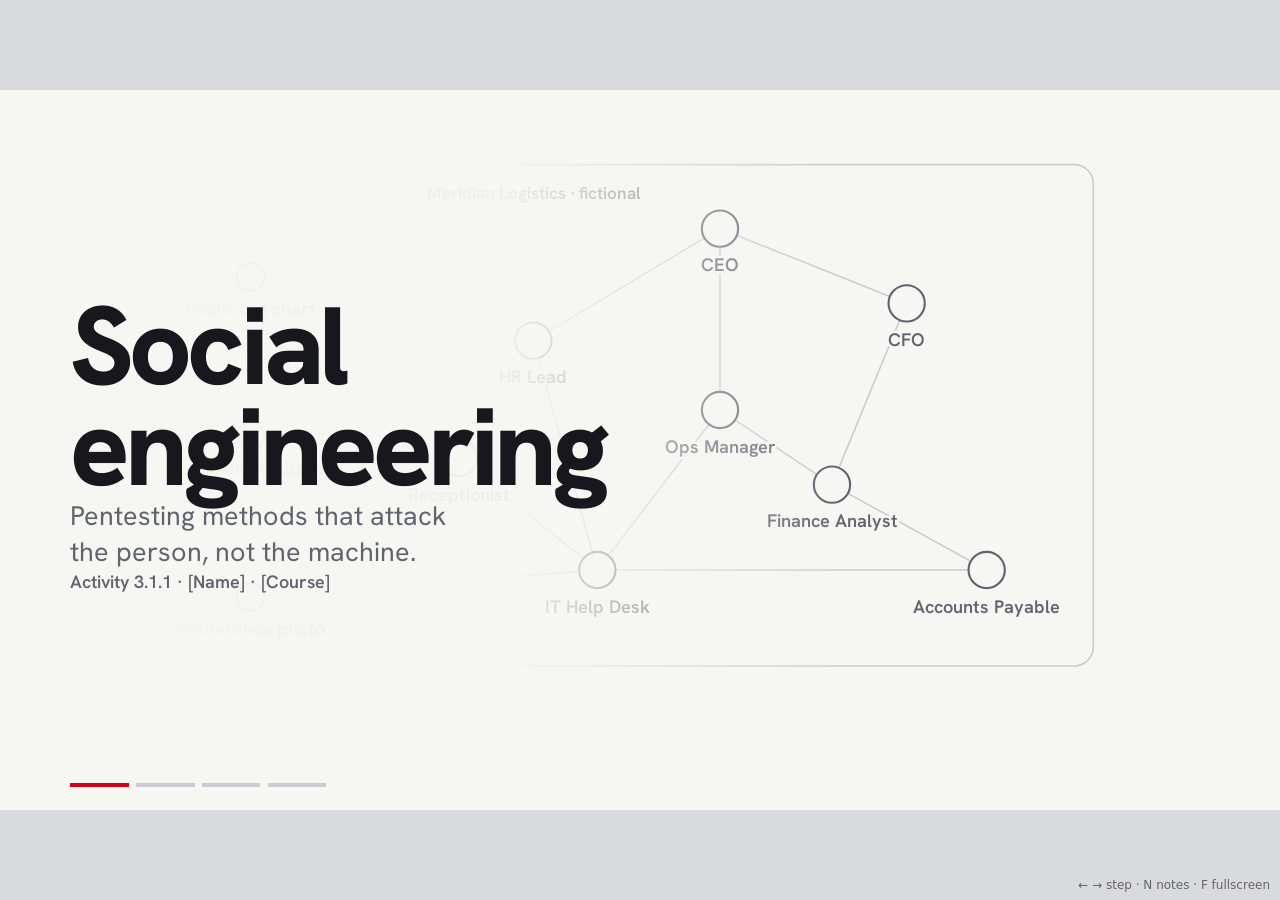
<file: docs/actividad3.1.1/mock/d-fieldchart.html>
<!doctype html>
<html lang="en"><head><meta charset="utf-8"><meta name="viewport" content="width=device-width,initial-scale=1">
<title>D · Field chart</title>
<link rel="preconnect" href="https://fonts.googleapis.com"><link rel="preconnect" href="https://fonts.gstatic.com" crossorigin>
<link href="https://fonts.googleapis.com/css2?family=Hanken+Grotesk:wght@400;600;800&display=swap" rel="stylesheet">
<link rel="stylesheet" href="deck.css">
<style>
:root{--veil:#f6f6f3;--bg:#f6f6f3;--ink:#16181d;--soft:#5f646e;--line:#c9ccd2;--red:#d4001a}
body{background:#d9dadd;color:var(--ink);font-family:"Hanken Grotesk",sans-serif}
#stage{background:var(--bg)}
::selection{background:var(--red);color:#fff}
:focus-visible{outline:.25cqw solid var(--red);outline-offset:.3cqw}
.hull{fill:none;stroke:var(--line);stroke-width:3}
.hull-lbl{fill:var(--soft);font:600 32px "Hanken Grotesk",sans-serif}
.edge{fill:none;stroke:var(--line);stroke-width:3;transition:stroke .5s,stroke-width .5s}
.edge.lit{stroke:var(--ink);stroke-width:5}.edge.leak.lit{stroke:var(--soft);stroke-width:3;stroke-dasharray:3 9}
.edge.active{stroke:var(--red);stroke-width:7;stroke-dasharray:50 20;animation:flow 1.2s linear infinite}
.edge.blocked{stroke:var(--red);stroke-width:4;stroke-dasharray:4 16}
@keyframes flow{to{stroke-dashoffset:-70}}
.body{fill:var(--bg);stroke:var(--soft);stroke-width:4;transition:fill .4s,stroke .4s}.hole{display:none}
.node.lit .body,.node.known .body{fill:var(--ink);stroke:var(--ink)}
.node.imp .body{fill:var(--bg);stroke:var(--red);stroke-width:8}
.node.pwned .body{fill:var(--red);stroke:var(--red)}
.node.safe .body{fill:var(--bg);stroke:var(--ink);stroke-width:8}
.lbl{fill:var(--soft);font:600 34px "Hanken Grotesk",sans-serif;paint-order:stroke;stroke:var(--bg);stroke-width:9px}
.node.lit .lbl,.node.known .lbl,.node.pwned .lbl{fill:var(--ink)}
.gate{opacity:0;transition:opacity .5s}.gate.show{opacity:1}.gate-bar{fill:var(--red)}.gate-lbl{fill:var(--red);font:800 32px "Hanken Grotesk",sans-serif;paint-order:stroke;stroke:var(--bg);stroke-width:9px}
.s-cover{background:linear-gradient(90deg,#f6f6f3 0,#f6f6f3f0 40%,#f6f6f300 66%)}
.blk{position:absolute;left:5.5cqw;top:50%;transform:translateY(-52%);width:46cqw}
.s-cover h1{font:800 8.6cqw/.92 "Hanken Grotesk",sans-serif;letter-spacing:-.045em}
.sub{font:400 2.1cqw/1.35 "Hanken Grotesk",sans-serif;margin-top:2.4cqw;max-width:27ch;color:var(--soft)}
.foot{font:600 1.4cqw "Hanken Grotesk",sans-serif;margin-top:5cqw;color:var(--soft)}
.hd{position:absolute;left:5.5cqw;top:4.5cqw;width:33cqw;font:800 3.6cqw/1 "Hanken Grotesk",sans-serif;letter-spacing:-.035em;text-wrap:balance}
.keys{position:absolute;left:5.5cqw;top:19cqw;display:grid;gap:.5cqw;width:30cqw}
.keys li{display:grid;grid-template-columns:4cqw 1fr;align-items:baseline;border-top:.15cqw solid var(--ink);padding-top:.6cqw;opacity:.35;transition:opacity .4s}
.keys li.lit{opacity:1}.keys b{font:800 2.8cqw/1 "Hanken Grotesk",sans-serif;color:var(--red);letter-spacing:-.04em}.keys span{font:800 1.9cqw/1.1 "Hanken Grotesk",sans-serif;letter-spacing:-.02em}
.caps{position:absolute;left:5.5cqw;bottom:4.5cqw;width:30cqw;height:11cqw}
.cap{position:absolute;inset:0;font:400 1.55cqw/1.45 "Hanken Grotesk",sans-serif}.cap b{display:block;font:800 2.3cqw/1.1 "Hanken Grotesk",sans-serif;letter-spacing:-.025em;margin-bottom:.6cqw}
.mail{position:absolute;left:5.5cqw;top:19cqw;width:34cqw;border:.15cqw solid var(--ink);padding:1.8cqw 2.2cqw;font:400 1.28cqw/1.5 "Hanken Grotesk",sans-serif;background:var(--bg)}
.mail p+p{margin-top:.5cqw}.mh b{display:inline-block;width:5.6cqw;font-weight:800}.mb{margin-top:1.2cqw!important}
.hl{transition:background .4s,color .4s;text-underline-offset:.3cqw}.hl.on{text-decoration:underline;text-decoration-color:var(--red);text-decoration-thickness:.25cqw}
.btn{display:inline-block;border:.15cqw solid var(--ink);padding:.5cqw 1.5cqw;font-weight:600}.btn.on{background:var(--red);color:#fff;border-color:var(--red)}
.anns{position:absolute;left:5.5cqw;top:45cqw;width:34cqw;height:6cqw}
.ann{position:absolute;inset:0;font:400 1.55cqw/1.45 "Hanken Grotesk",sans-serif}.ann b{color:var(--red);font-weight:800}
.seal{position:absolute;left:5.5cqw;bottom:3.2cqw;font:600 1.15cqw "Hanken Grotesk",sans-serif;color:var(--soft);max-width:38cqw}
#verify{position:absolute;left:5.5cqw;top:20.5cqw;background:var(--ink);color:var(--bg);border:0;padding:1cqw 2cqw;font:800 1.9cqw/1 "Hanken Grotesk",sans-serif;letter-spacing:-.02em}
#verify[aria-pressed="true"]{background:var(--red);color:#fff}
.status{position:absolute;left:5.5cqw;top:28.5cqw;width:30cqw;font:400 1.7cqw/1.45 "Hanken Grotesk",sans-serif}
#prog{position:absolute;left:5.5cqw;bottom:1.8cqw;display:flex;gap:.6cqw;width:20cqw}
#prog i{flex:1;height:.3cqw;background:var(--line);cursor:pointer}#prog i.on{background:var(--red)}
</style></head>
<body>
<div id="stage"><svg class="world" id="world" aria-label="Trust graph of a fictional company"></svg><div id="slides"></div><div id="prog"></div></div>
<div id="notes"></div><div id="hint" style="color:#16181d99;mix-blend-mode:normal">← → step · N notes · F fullscreen</div>
<script src="world.js"></script><script src="content.js"></script>
<script>World.init(document.getElementById('world'),{shape:'circle',curve:0});Deck.init();</script>
</body></html>
</file>
<file: docs/actividad3.1.1/deck.css>
/* Shared chassis: stage, slide on/off, stepped reveals, notes. Styles own colour, type and chrome. */
html,body{margin:0;height:100%;overflow:hidden}
#stage{position:fixed;left:50%;top:50%;width:min(100vw,177.78vh);aspect-ratio:16/9;transform:translate(-50%,-50%);container-type:inline-size;overflow:hidden}
#ascii{position:absolute;inset:0;width:100%;height:100%;display:block}
.slide{position:absolute;inset:0;opacity:0;pointer-events:none;filter:blur(.3cqw);transition:opacity .55s cubic-bezier(.16,1,.3,1),filter .55s cubic-bezier(.16,1,.3,1)}
.slide.on{opacity:1;pointer-events:auto;filter:none}
/* incoming slide: children rise in a short stagger; outgoing slide fades and softens */
.slide.on>*{animation:rise .8s cubic-bezier(.16,1,.3,1) both}
.slide.on>*:nth-child(2){animation-delay:.07s}.slide.on>*:nth-child(3){animation-delay:.14s}
.slide.on>*:nth-child(4){animation-delay:.21s}.slide.on>*:nth-child(5){animation-delay:.28s}.slide.on>*:nth-child(n+6){animation-delay:.34s}
@keyframes rise{from{opacity:0;translate:0 1cqw}}
.slide h1,.slide h2,.slide p,.slide ol,.slide ul{margin:0;padding:0}
.slide ol,.slide ul{list-style:none}
[data-at],[data-only]{opacity:0;translate:0 .5cqw;transition:opacity .45s cubic-bezier(.16,1,.3,1),translate .45s cubic-bezier(.16,1,.3,1);pointer-events:none}
[data-at].shown,[data-only].shown{translate:0 0}
[data-at].shown,[data-only].shown{opacity:1;pointer-events:auto}
.v-on{display:none}body[data-verify="on"] .v-on{display:block}body[data-verify="on"] .v-off{display:none}
#verify{font:inherit;cursor:pointer}
#notes{position:fixed;left:50%;bottom:0;transform:translate(-50%,100%);width:min(900px,96vw);padding:14px 18px;background:#000d;color:#fff;font:15px/1.5 system-ui,sans-serif;transition:transform .3s;z-index:9;border-radius:8px 8px 0 0}
#notes.open{transform:translate(-50%,0)}
@media (prefers-reduced-motion:reduce){.slide,[data-at],[data-only]{transition:none;filter:none}.slide.on>*{animation:none}}
</file>
<file: docs/actividad3.1.1/mock-ascii/deck.css>
/* Shared chassis: stage, slide on/off, stepped reveals, notes. Styles own colour, type and chrome. */
html,body{margin:0;height:100%;overflow:hidden}
#stage{position:fixed;left:50%;top:50%;width:min(100vw,177.78vh);aspect-ratio:16/9;transform:translate(-50%,-50%);container-type:inline-size;overflow:hidden}
#ascii{position:absolute;inset:0;width:100%;height:100%;display:block}
.slide{position:absolute;inset:0;opacity:0;pointer-events:none;filter:blur(.3cqw);transition:opacity .55s cubic-bezier(.16,1,.3,1),filter .55s cubic-bezier(.16,1,.3,1)}
.slide.on{opacity:1;pointer-events:auto;filter:none}
/* incoming slide: children rise in a short stagger; outgoing slide fades and softens */
.slide.on>*{animation:rise .8s cubic-bezier(.16,1,.3,1) both}
.slide.on>*:nth-child(2){animation-delay:.07s}.slide.on>*:nth-child(3){animation-delay:.14s}
.slide.on>*:nth-child(4){animation-delay:.21s}.slide.on>*:nth-child(5){animation-delay:.28s}.slide.on>*:nth-child(n+6){animation-delay:.34s}
@keyframes rise{from{opacity:0;translate:0 1cqw}}
.slide h1,.slide h2,.slide p,.slide ol,.slide ul{margin:0;padding:0}
.slide ol,.slide ul{list-style:none}
[data-at],[data-only]{opacity:0;translate:0 .5cqw;transition:opacity .45s cubic-bezier(.16,1,.3,1),translate .45s cubic-bezier(.16,1,.3,1);pointer-events:none}
[data-at].shown,[data-only].shown{translate:0 0}
[data-at].shown,[data-only].shown{opacity:1;pointer-events:auto}
.v-on{display:none}body[data-verify="on"] .v-on{display:block}body[data-verify="on"] .v-off{display:none}
#verify{font:inherit;cursor:pointer}
#notes{position:fixed;left:50%;bottom:0;transform:translate(-50%,100%);width:min(900px,96vw);padding:14px 18px;background:#000d;color:#fff;font:15px/1.5 system-ui,sans-serif;transition:transform .3s;z-index:9;border-radius:8px 8px 0 0}
#notes.open{transform:translate(-50%,0)}
@media (prefers-reduced-motion:reduce){.slide,[data-at],[data-only]{transition:none;filter:none}.slide.on>*{animation:none}}
</file>
<file: docs/actividad3.1.1/mock/deck.css>
/* Shared deck chassis: stage, slide on/off, stepped reveals, notes. Styles override colours and type only. */
html,body{margin:0;height:100%;overflow:hidden}
#stage{position:fixed;left:50%;top:50%;width:min(100vw,177.78vh);aspect-ratio:16/9;transform:translate(-50%,-50%);container-type:inline-size;overflow:hidden}
.world{position:absolute;inset:0;width:100%;height:100%;display:block}
.slide{position:absolute;inset:0;opacity:0;pointer-events:none;transition:opacity .45s cubic-bezier(.16,1,.3,1)}
.slide.on{opacity:1;pointer-events:auto}
.slide h1,.slide h2,.slide p,.slide ol,.slide ul{margin:0;padding:0}
.slide ol,.slide ul{list-style:none}
[data-at],[data-only]{opacity:0;transform:translateY(1cqw);transition:opacity .5s cubic-bezier(.16,1,.3,1),transform .5s cubic-bezier(.16,1,.3,1);pointer-events:none}
[data-at].shown,[data-only].shown{opacity:1;transform:none;pointer-events:auto}
#notes{position:fixed;left:50%;bottom:0;transform:translate(-50%,100%);width:min(900px,96vw);padding:14px 18px;background:#000c;color:#fff;font:15px/1.5 system-ui,sans-serif;transition:transform .3s;z-index:9;border-radius:8px 8px 0 0}
#notes.open{transform:translate(-50%,0)}
#hint{position:fixed;right:10px;bottom:8px;font:12px system-ui,sans-serif;color:#fff9;mix-blend-mode:difference;z-index:8}
@media (prefers-reduced-motion:reduce){.slide,[data-at],[data-only]{transition:none}}
.v-on{display:none}
body[data-verify="on"] .v-on{display:block}
body[data-verify="on"] .v-off{display:none}
#verify{font:inherit;cursor:pointer}
.slide:not(.s-cover)::before{content:"";position:absolute;inset:0;background:linear-gradient(90deg,var(--veil) 0,var(--veil) 37%,transparent 52%)}
</file>
